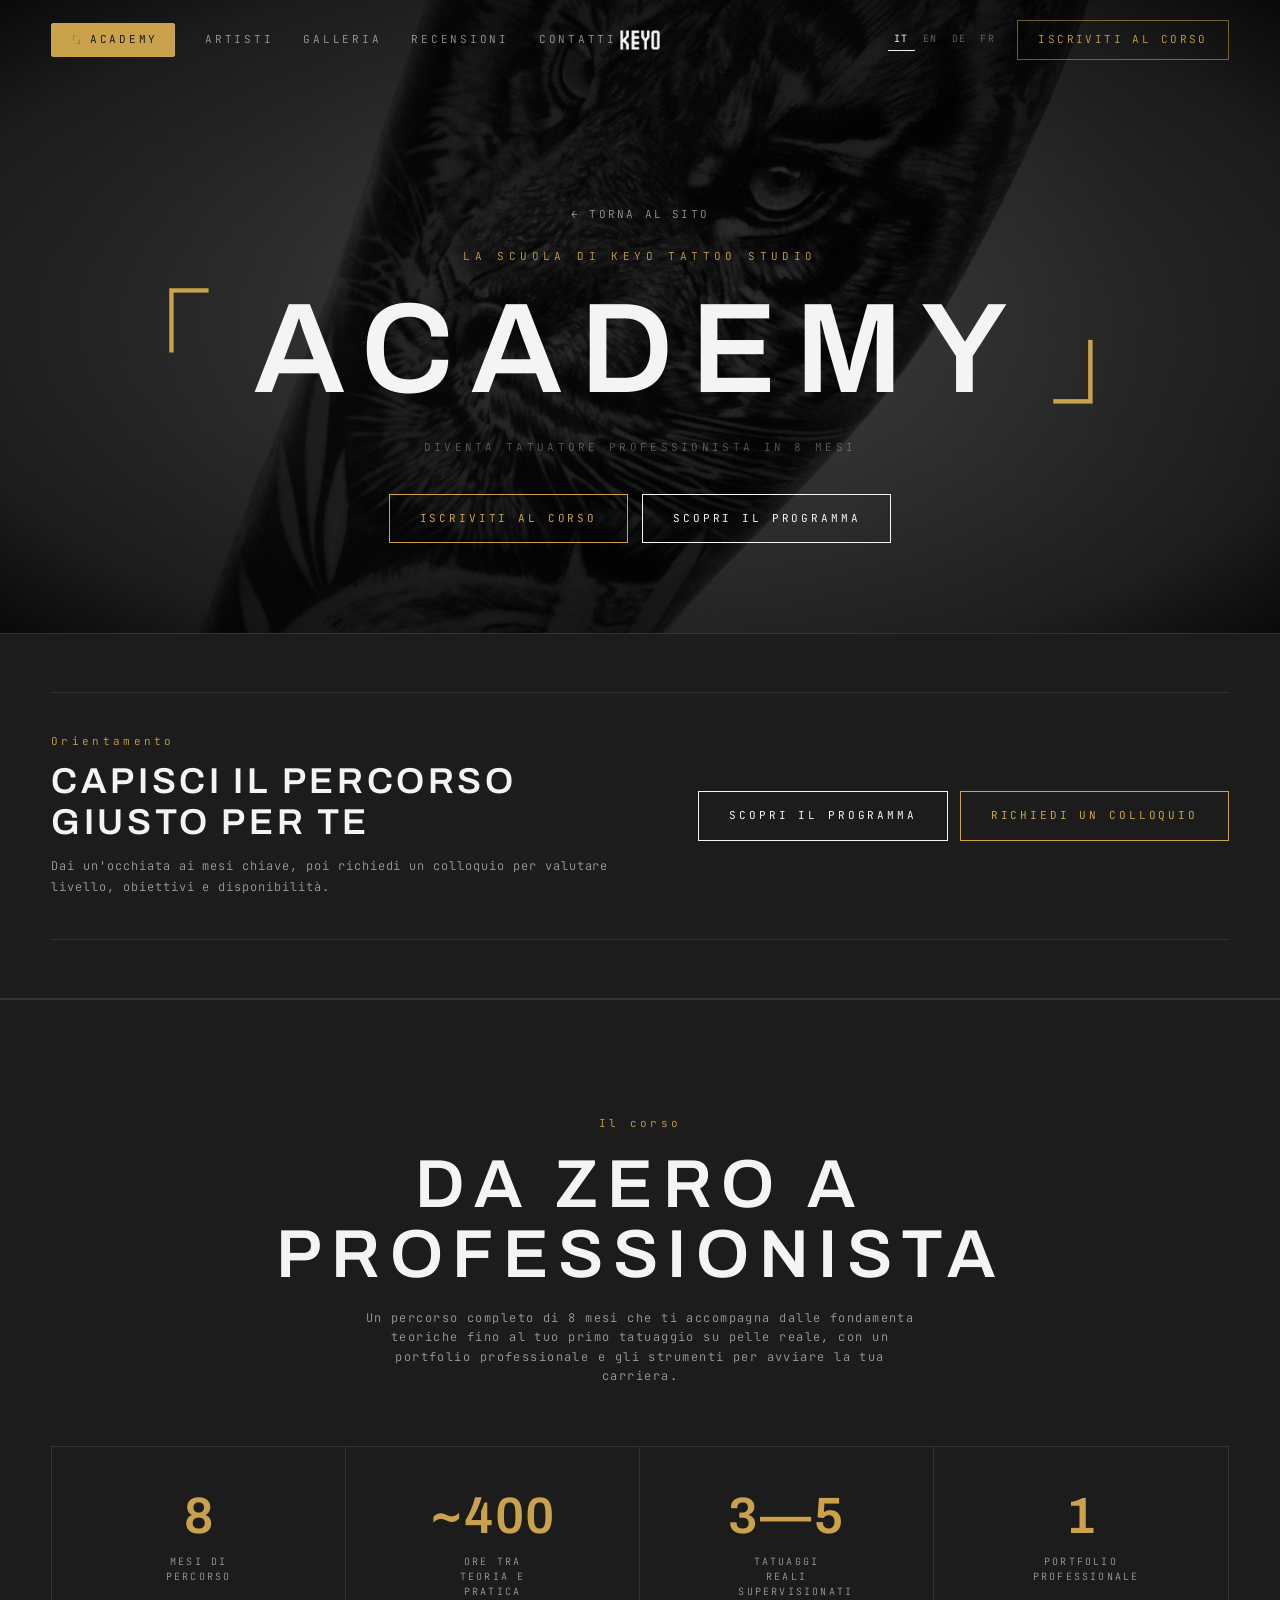
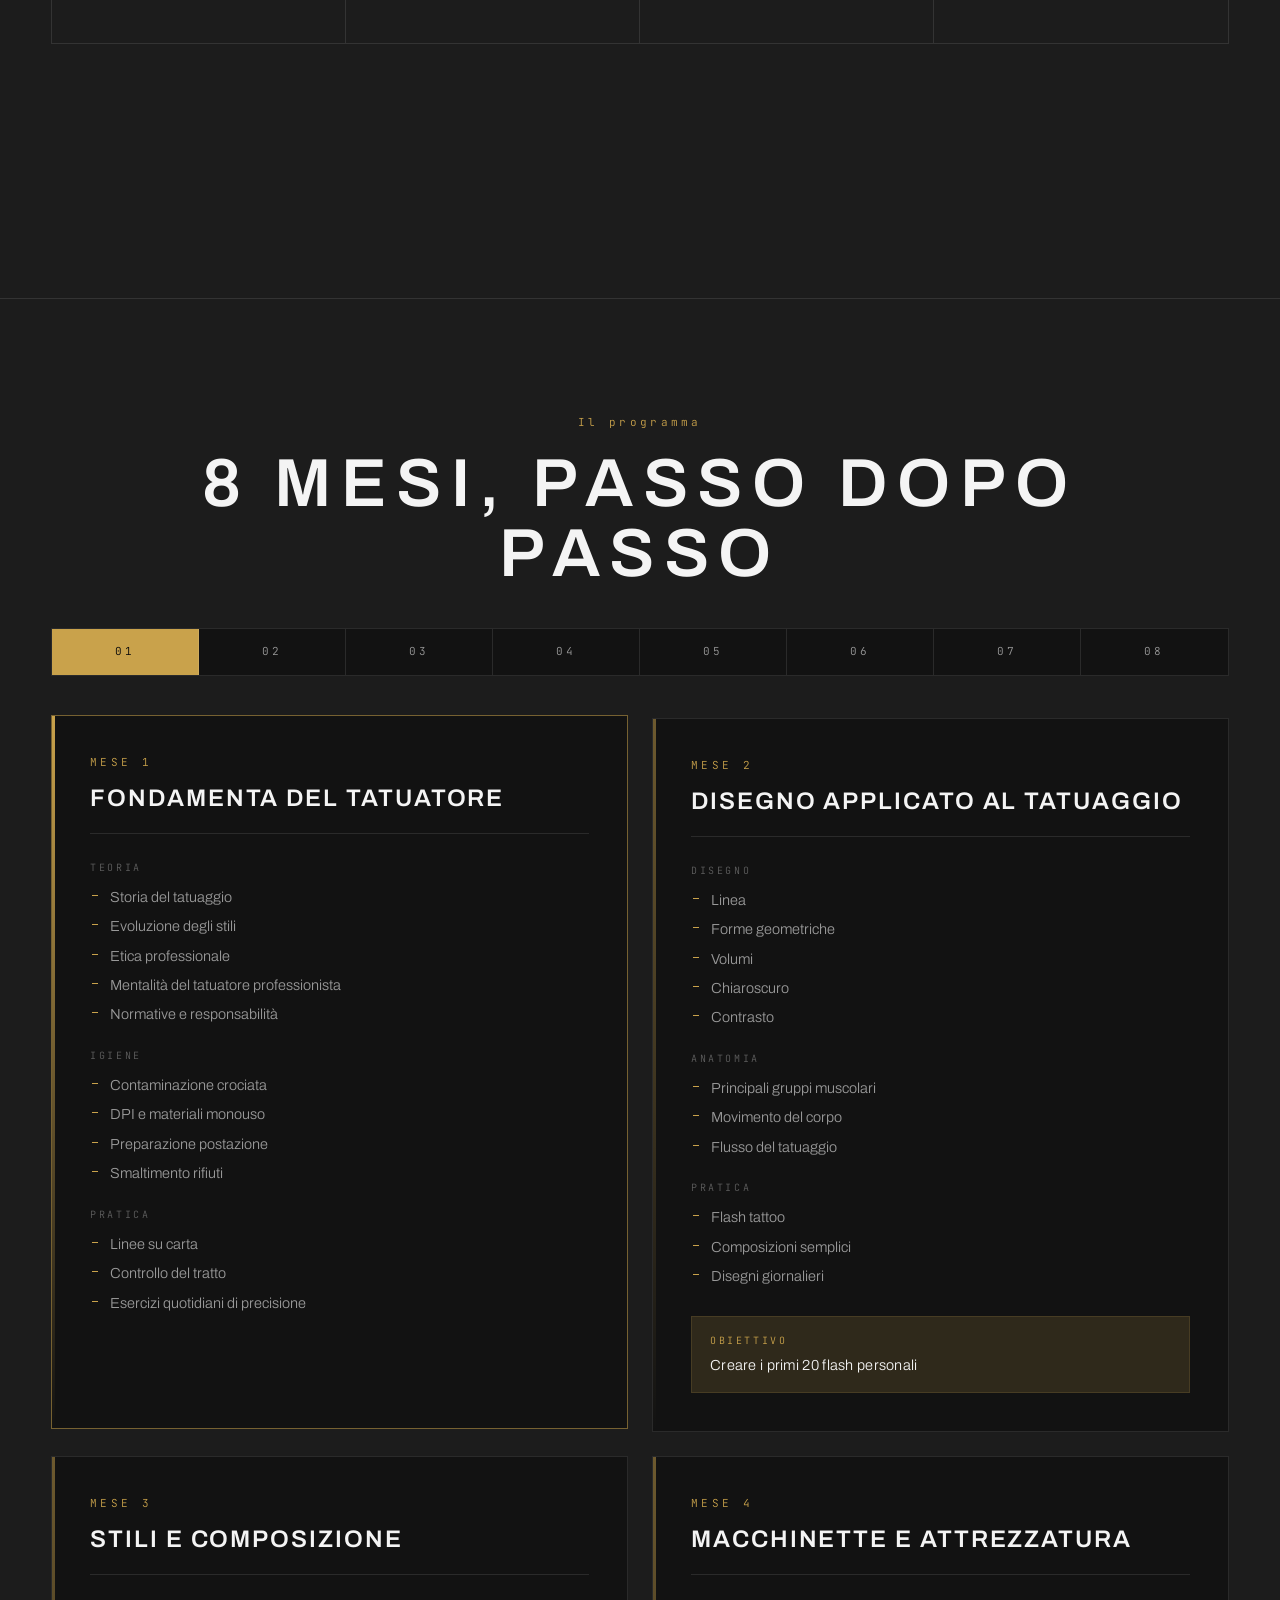
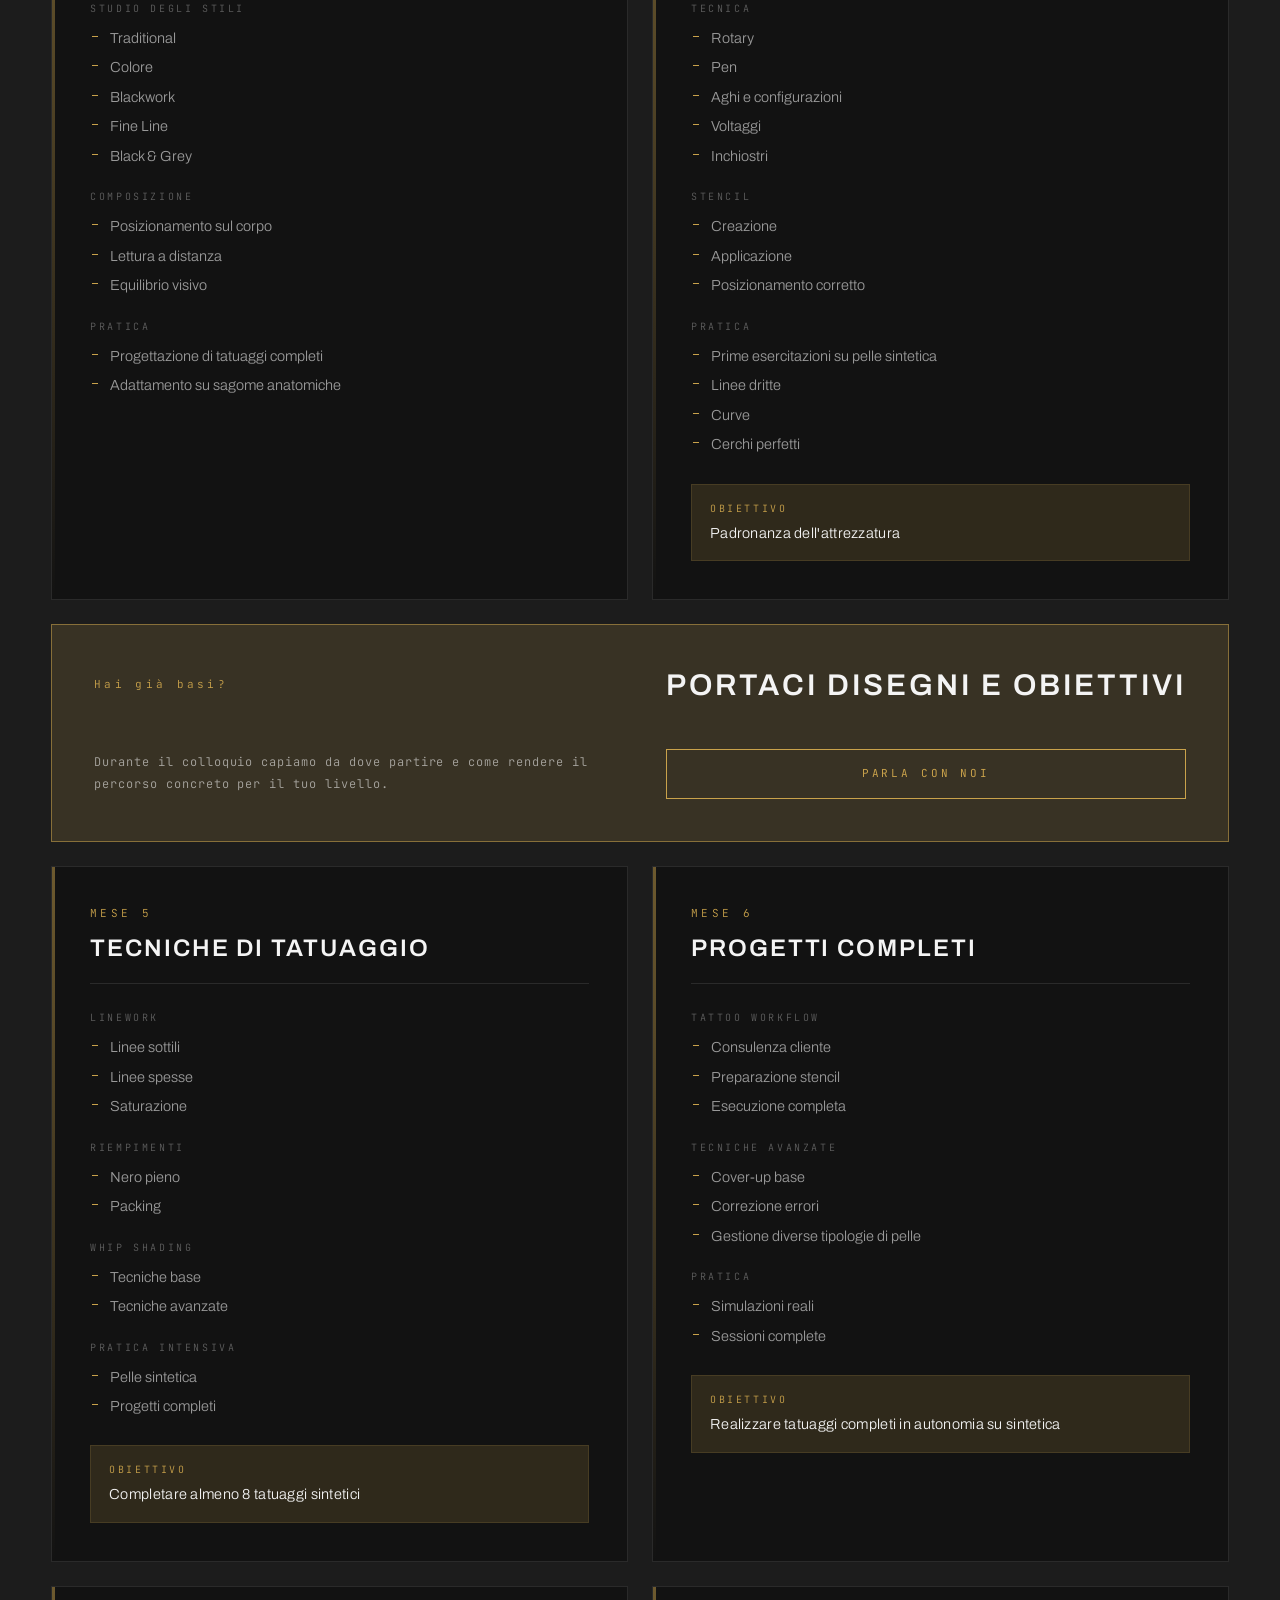
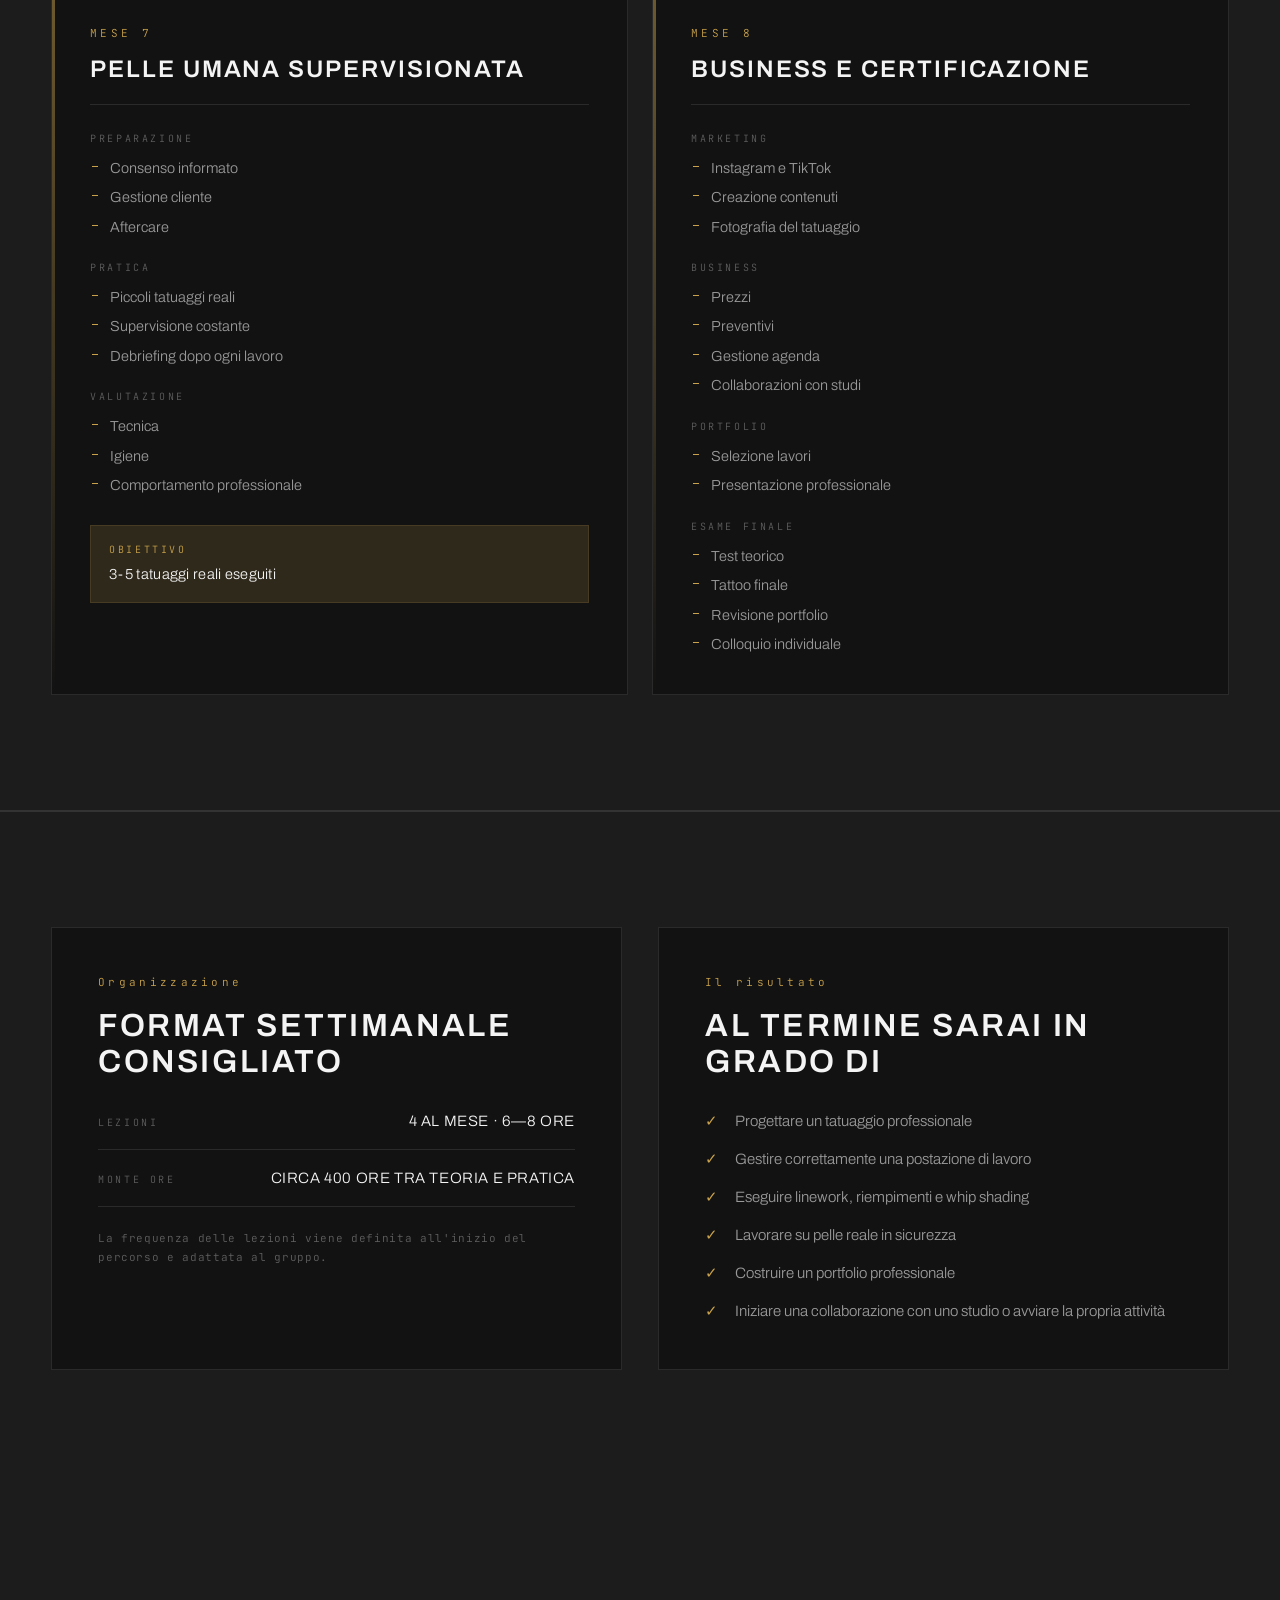
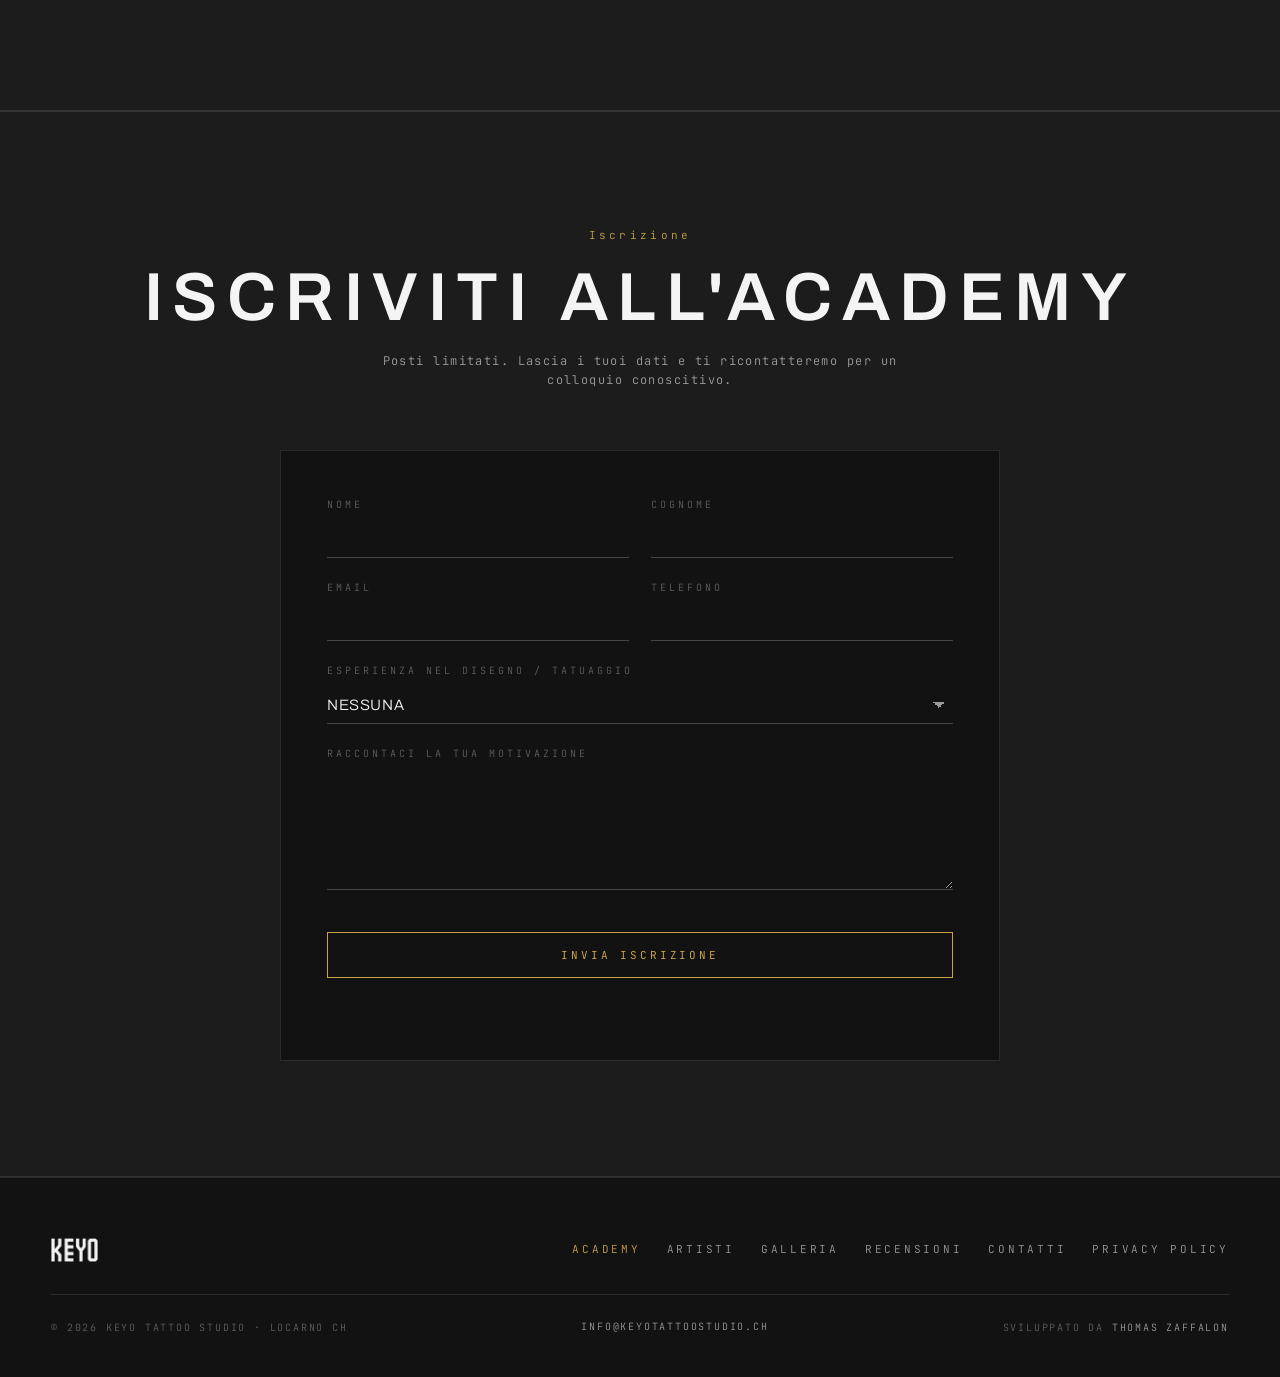
<file: academy.html>
<!DOCTYPE html>
<html lang="it">
<head>
<meta charset="UTF-8" />
<meta name="viewport" content="width=device-width, initial-scale=1.0, viewport-fit=cover" />
<meta name="theme-color" content="#0a0a0a" />
<title>KEYO ACADEMY — SCUOLA DI TATUAGGIO · LOCARNO CH</title>
<meta name="description" content="Keyo Academy — la scuola di tatuaggio di Keyo Tattoo Studio a Locarno. Percorso professionale di 8 mesi, dalla teoria al primo tatuaggio su pelle reale." />
<link rel="canonical" href="https://keyotattoostudio.ch/academy.html" />
<link rel="icon" href="/favicon.ico" sizes="any" />
<link rel="icon" type="image/png" sizes="48x48" href="/img/favicon-48.png" />
<link rel="icon" type="image/png" sizes="96x96" href="/img/favicon-96.png" />
<link rel="icon" type="image/png" sizes="32x32" href="/img/favicon-32.png" />
<link rel="apple-touch-icon" sizes="180x180" href="/img/apple-touch-icon.png" />
<meta property="og:type" content="website" />
<meta property="og:site_name" content="Keyo Tattoo Studio" />
<meta property="og:locale" content="it_CH" />
<meta property="og:title" content="Keyo Academy — Scuola di tatuaggio · Locarno CH" />
<meta property="og:description" content="La scuola di tatuaggio di Keyo Tattoo Studio a Locarno. Percorso professionale di 8 mesi, dalla teoria al primo tatuaggio su pelle reale." />
<meta property="og:url" content="https://keyotattoostudio.ch/academy.html" />
<meta property="og:image" content="https://keyotattoostudio.ch/img/apple-touch-icon.png" />
<meta name="twitter:card" content="summary_large_image" />
<meta name="twitter:title" content="Keyo Academy — Scuola di tatuaggio · Locarno CH" />
<meta name="twitter:description" content="La scuola di tatuaggio di Keyo Tattoo Studio a Locarno. Percorso professionale di 8 mesi." />
<meta name="twitter:image" content="https://keyotattoostudio.ch/img/apple-touch-icon.png" />
<link rel="preconnect" href="https://fonts.googleapis.com" />
<link rel="preconnect" href="https://fonts.gstatic.com" crossorigin />
<link href="https://fonts.googleapis.com/css2?family=Archivo:wght@300;400;500;600;700&family=JetBrains+Mono:wght@300;400&display=swap" rel="stylesheet" />
<link rel="stylesheet" href="css/style.css" />
</head>
<body class="academy">

<header class="nav scrolled" id="nav">
  <button class="nav-toggle" id="navToggle" aria-label="Menu"><span></span><span></span><span></span></button>
  <nav class="nav-links" id="navLinks">
    <a href="academy.html" class="nav-academy active" data-i18n="nav.academy">Academy</a>
    <a href="index.html#artisti" data-i18n="nav.artists">Artisti</a>
    <a href="index.html#galleria" data-i18n="nav.gallery">Galleria</a>
    <!-- <a href="index.html#space" data-i18n="nav.studio">Studio</a> -->
    <a href="index.html#recensioni" data-i18n="nav.reviews">Recensioni</a>
    <a href="index.html#contatti" data-i18n="nav.contact">Contatti</a>
  </nav>
  <a href="index.html" class="nav-logo"><img src="img/logo.png" alt="Keyo" /></a>
  <div class="nav-right">
    <div class="lang-switch" id="langSwitch" aria-label="Language">
      <button type="button" data-lang="it">IT</button>
      <button type="button" data-lang="en">EN</button>
      <button type="button" data-lang="de">DE</button>
      <button type="button" data-lang="fr">FR</button>
    </div>
    <a href="#iscrizione" class="nav-book nav-book--gold" data-i18n="ac.hero.cta1">Iscriviti al corso</a>
  </div>
</header>

<!-- HERO -->
<section class="page-hero page-hero--academy">
  <div class="page-hero-bg" style="background-image:url('img/IMG_3037-2-scaled.jpg')"></div>
  <div class="page-hero-overlay"></div>
  <div class="page-hero-content">
    <a href="index.html" class="back-link" data-i18n="ac.back">← Torna al sito</a>
    <div class="page-hero-role gold" data-i18n="ac.hero.tag">la scuola di keyo tattoo studio</div>
    <h1 class="page-hero-title"><span class="bracket">「</span>ACADEMY<span class="bracket">」</span></h1>
    <div class="page-hero-style" data-i18n="ac.hero.sub">diventa tatuatore professionista in 8 mesi</div>
    <div class="page-hero-cta">
      <a href="#iscrizione" class="btn btn-gold" data-i18n="ac.hero.cta1">Iscriviti al corso</a>
      <a href="#programma" class="btn" data-i18n="ac.hero.cta2">Scopri il programma</a>
    </div>
  </div>
</section>

<div class="ac-floating-cta" aria-label="Academy quick actions">
  <a href="#programma" data-i18n="ac.float.program">Programma</a>
  <a href="#iscrizione" class="ac-floating-primary" data-i18n="ac.float.apply">Candidati</a>
</div>

<!-- QUICK ACTION -->
<section class="solid ac-action-solid">
  <div class="section-inner ac-action-inner">
    <div class="ac-action-strip reveal">
      <div class="ac-action-copy">
        <span class="section-num gold" data-i18n="ac.quick.num">Orientamento</span>
        <h2 class="ac-action-title" data-i18n="ac.quick.title">Capisci il percorso giusto per te</h2>
        <p data-i18n="ac.quick.text">Dai un'occhiata ai mesi chiave, poi richiedi un colloquio per valutare livello, obiettivi e disponibilità.</p>
      </div>
      <div class="ac-action-links">
        <a href="#programma" class="btn" data-i18n="ac.hero.cta2">Scopri il programma</a>
        <a href="#iscrizione" class="btn btn-gold" data-i18n="ac.quick.apply">Richiedi un colloquio</a>
      </div>
    </div>
  </div>
</section>

<!-- OVERVIEW -->
<section class="solid">
  <div class="section-inner">
    <div class="section-head center">
      <span class="section-num gold" data-i18n="ac.intro.num">Il corso</span>
      <h2 class="section-title" data-i18n="ac.intro.title">Da zero a professionista</h2>
      <p class="section-lead" data-i18n="ac.intro.lead">Un percorso completo di 8 mesi che ti accompagna dalle fondamenta teoriche fino al tuo primo tatuaggio su pelle reale, con un portfolio professionale e gli strumenti per avviare la tua carriera.</p>
    </div>
    <div class="ac-stats">
      <div class="ac-stat reveal">
        <span class="ac-stat-num">8</span>
        <span class="ac-stat-label" data-i18n="ac.stat.months">Mesi di percorso</span>
      </div>
      <div class="ac-stat reveal">
        <span class="ac-stat-num">~400</span>
        <span class="ac-stat-label" data-i18n="ac.stat.hours">Ore tra teoria e pratica</span>
      </div>
      <div class="ac-stat reveal">
        <span class="ac-stat-num">3—5</span>
        <span class="ac-stat-label" data-i18n="ac.stat.real">Tatuaggi reali supervisionati</span>
      </div>
      <div class="ac-stat reveal">
        <span class="ac-stat-num">1</span>
        <span class="ac-stat-label" data-i18n="ac.stat.portfolio">Portfolio professionale</span>
      </div>
    </div>
  </div>
</section>

<!-- PROGRAM -->
<section class="solid ac-program-sec" id="programma">
  <div class="section-inner">
    <div class="section-head center">
      <span class="section-num gold" data-i18n="ac.prog.num">Il programma</span>
      <h2 class="section-title" data-i18n="ac.prog.title">8 mesi, passo dopo passo</h2>
    </div>

    <nav class="ac-month-nav reveal" aria-label="Naviga il programma Academy">
      <a href="#mese-1" class="ac-month-link active" data-ac-month-link>01</a>
      <a href="#mese-2" class="ac-month-link" data-ac-month-link>02</a>
      <a href="#mese-3" class="ac-month-link" data-ac-month-link>03</a>
      <a href="#mese-4" class="ac-month-link" data-ac-month-link>04</a>
      <a href="#mese-5" class="ac-month-link" data-ac-month-link>05</a>
      <a href="#mese-6" class="ac-month-link" data-ac-month-link>06</a>
      <a href="#mese-7" class="ac-month-link" data-ac-month-link>07</a>
      <a href="#mese-8" class="ac-month-link" data-ac-month-link>08</a>
    </nav>

    <div class="ac-months">

      <!-- MESE 1 -->
      <article class="ac-month reveal" id="mese-1">
        <div class="ac-month-head">
          <span class="ac-month-num" data-i18n="ac.m1.num">Mese 1</span>
          <h3 class="ac-month-title" data-i18n="ac.m1.title">Fondamenta del tatuatore</h3>
        </div>
        <div class="ac-month-body">
          <div class="ac-block">
            <span class="ac-block-label" data-i18n="ac.cat.teoria">Teoria</span>
            <ul class="ac-list" data-i18n="ac.m1.teoria"><li>Storia del tatuaggio</li><li>Evoluzione degli stili</li><li>Etica professionale</li><li>Mentalità del tatuatore professionista</li><li>Normative e responsabilità</li></ul>
          </div>
          <div class="ac-block">
            <span class="ac-block-label" data-i18n="ac.cat.igiene">Igiene</span>
            <ul class="ac-list" data-i18n="ac.m1.igiene"><li>Contaminazione crociata</li><li>DPI e materiali monouso</li><li>Preparazione postazione</li><li>Smaltimento rifiuti</li></ul>
          </div>
          <div class="ac-block">
            <span class="ac-block-label" data-i18n="ac.cat.pratica">Pratica</span>
            <ul class="ac-list" data-i18n="ac.m1.pratica"><li>Linee su carta</li><li>Controllo del tratto</li><li>Esercizi quotidiani di precisione</li></ul>
          </div>
        </div>
      </article>

      <!-- MESE 2 -->
      <article class="ac-month reveal" id="mese-2">
        <div class="ac-month-head">
          <span class="ac-month-num" data-i18n="ac.m2.num">Mese 2</span>
          <h3 class="ac-month-title" data-i18n="ac.m2.title">Disegno applicato al tatuaggio</h3>
        </div>
        <div class="ac-month-body">
          <div class="ac-block">
            <span class="ac-block-label" data-i18n="ac.cat.disegno">Disegno</span>
            <ul class="ac-list" data-i18n="ac.m2.disegno"><li>Linea</li><li>Forme geometriche</li><li>Volumi</li><li>Chiaroscuro</li><li>Contrasto</li></ul>
          </div>
          <div class="ac-block">
            <span class="ac-block-label" data-i18n="ac.cat.anatomia">Anatomia</span>
            <ul class="ac-list" data-i18n="ac.m2.anatomia"><li>Principali gruppi muscolari</li><li>Movimento del corpo</li><li>Flusso del tatuaggio</li></ul>
          </div>
          <div class="ac-block">
            <span class="ac-block-label" data-i18n="ac.cat.pratica">Pratica</span>
            <ul class="ac-list" data-i18n="ac.m2.pratica"><li>Flash tattoo</li><li>Composizioni semplici</li><li>Disegni giornalieri</li></ul>
          </div>
          <div class="ac-goal"><span class="ac-goal-label" data-i18n="ac.cat.obiettivo">Obiettivo</span><span class="ac-goal-text" data-i18n="ac.m2.goal">Creare i primi 20 flash personali</span></div>
        </div>
      </article>

      <!-- MESE 3 -->
      <article class="ac-month reveal" id="mese-3">
        <div class="ac-month-head">
          <span class="ac-month-num" data-i18n="ac.m3.num">Mese 3</span>
          <h3 class="ac-month-title" data-i18n="ac.m3.title">Stili e composizione</h3>
        </div>
        <div class="ac-month-body">
          <div class="ac-block">
            <span class="ac-block-label" data-i18n="ac.cat.stili">Studio degli stili</span>
            <ul class="ac-list" data-i18n="ac.m3.stili"><li>Traditional</li><li>Colore</li><li>Blackwork</li><li>Fine Line</li><li>Black &amp; Grey</li></ul>
          </div>
          <div class="ac-block">
            <span class="ac-block-label" data-i18n="ac.cat.composizione">Composizione</span>
            <ul class="ac-list" data-i18n="ac.m3.composizione"><li>Posizionamento sul corpo</li><li>Lettura a distanza</li><li>Equilibrio visivo</li></ul>
          </div>
          <div class="ac-block">
            <span class="ac-block-label" data-i18n="ac.cat.pratica">Pratica</span>
            <ul class="ac-list" data-i18n="ac.m3.pratica"><li>Progettazione di tatuaggi completi</li><li>Adattamento su sagome anatomiche</li></ul>
          </div>
        </div>
      </article>

      <!-- MESE 4 -->
      <article class="ac-month reveal" id="mese-4">
        <div class="ac-month-head">
          <span class="ac-month-num" data-i18n="ac.m4.num">Mese 4</span>
          <h3 class="ac-month-title" data-i18n="ac.m4.title">Macchinette e attrezzatura</h3>
        </div>
        <div class="ac-month-body">
          <div class="ac-block">
            <span class="ac-block-label" data-i18n="ac.cat.tecnica">Tecnica</span>
            <ul class="ac-list" data-i18n="ac.m4.tecnica"><li>Rotary</li><li>Pen</li><li>Aghi e configurazioni</li><li>Voltaggi</li><li>Inchiostri</li></ul>
          </div>
          <div class="ac-block">
            <span class="ac-block-label" data-i18n="ac.cat.stencil">Stencil</span>
            <ul class="ac-list" data-i18n="ac.m4.stencil"><li>Creazione</li><li>Applicazione</li><li>Posizionamento corretto</li></ul>
          </div>
          <div class="ac-block">
            <span class="ac-block-label" data-i18n="ac.cat.pratica">Pratica</span>
            <ul class="ac-list" data-i18n="ac.m4.pratica"><li>Prime esercitazioni su pelle sintetica</li><li>Linee dritte</li><li>Curve</li><li>Cerchi perfetti</li></ul>
          </div>
          <div class="ac-goal"><span class="ac-goal-label" data-i18n="ac.cat.obiettivo">Obiettivo</span><span class="ac-goal-text" data-i18n="ac.m4.goal">Padronanza dell'attrezzatura</span></div>
        </div>
      </article>

      <div class="ac-program-cta reveal">
        <span class="section-num gold" data-i18n="ac.mid.num">Hai già basi?</span>
        <h3 data-i18n="ac.mid.title">Portaci disegni e obiettivi</h3>
        <p data-i18n="ac.mid.text">Durante il colloquio capiamo da dove partire e come rendere il percorso concreto per il tuo livello.</p>
        <a href="#iscrizione" class="btn btn-gold" data-i18n="ac.mid.cta">Parla con noi</a>
      </div>

      <!-- MESE 5 -->
      <article class="ac-month reveal" id="mese-5">
        <div class="ac-month-head">
          <span class="ac-month-num" data-i18n="ac.m5.num">Mese 5</span>
          <h3 class="ac-month-title" data-i18n="ac.m5.title">Tecniche di tatuaggio</h3>
        </div>
        <div class="ac-month-body">
          <div class="ac-block">
            <span class="ac-block-label" data-i18n="ac.cat.linework">Linework</span>
            <ul class="ac-list" data-i18n="ac.m5.linework"><li>Linee sottili</li><li>Linee spesse</li><li>Saturazione</li></ul>
          </div>
          <div class="ac-block">
            <span class="ac-block-label" data-i18n="ac.cat.riempimenti">Riempimenti</span>
            <ul class="ac-list" data-i18n="ac.m5.riempimenti"><li>Nero pieno</li><li>Packing</li></ul>
          </div>
          <div class="ac-block">
            <span class="ac-block-label" data-i18n="ac.cat.whip">Whip Shading</span>
            <ul class="ac-list" data-i18n="ac.m5.whip"><li>Tecniche base</li><li>Tecniche avanzate</li></ul>
          </div>
          <div class="ac-block">
            <span class="ac-block-label" data-i18n="ac.cat.praticaint">Pratica intensiva</span>
            <ul class="ac-list" data-i18n="ac.m5.pratica"><li>Pelle sintetica</li><li>Progetti completi</li></ul>
          </div>
          <div class="ac-goal"><span class="ac-goal-label" data-i18n="ac.cat.obiettivo">Obiettivo</span><span class="ac-goal-text" data-i18n="ac.m5.goal">Completare almeno 8 tatuaggi sintetici</span></div>
        </div>
      </article>

      <!-- MESE 6 -->
      <article class="ac-month reveal" id="mese-6">
        <div class="ac-month-head">
          <span class="ac-month-num" data-i18n="ac.m6.num">Mese 6</span>
          <h3 class="ac-month-title" data-i18n="ac.m6.title">Progetti completi</h3>
        </div>
        <div class="ac-month-body">
          <div class="ac-block">
            <span class="ac-block-label" data-i18n="ac.cat.workflow">Tattoo Workflow</span>
            <ul class="ac-list" data-i18n="ac.m6.workflow"><li>Consulenza cliente</li><li>Preparazione stencil</li><li>Esecuzione completa</li></ul>
          </div>
          <div class="ac-block">
            <span class="ac-block-label" data-i18n="ac.cat.avanzate">Tecniche avanzate</span>
            <ul class="ac-list" data-i18n="ac.m6.avanzate"><li>Cover-up base</li><li>Correzione errori</li><li>Gestione diverse tipologie di pelle</li></ul>
          </div>
          <div class="ac-block">
            <span class="ac-block-label" data-i18n="ac.cat.pratica">Pratica</span>
            <ul class="ac-list" data-i18n="ac.m6.pratica"><li>Simulazioni reali</li><li>Sessioni complete</li></ul>
          </div>
          <div class="ac-goal"><span class="ac-goal-label" data-i18n="ac.cat.obiettivo">Obiettivo</span><span class="ac-goal-text" data-i18n="ac.m6.goal">Realizzare tatuaggi completi in autonomia su sintetica</span></div>
        </div>
      </article>

      <!-- MESE 7 -->
      <article class="ac-month reveal" id="mese-7">
        <div class="ac-month-head">
          <span class="ac-month-num" data-i18n="ac.m7.num">Mese 7</span>
          <h3 class="ac-month-title" data-i18n="ac.m7.title">Pelle umana supervisionata</h3>
        </div>
        <div class="ac-month-body">
          <div class="ac-block">
            <span class="ac-block-label" data-i18n="ac.cat.preparazione">Preparazione</span>
            <ul class="ac-list" data-i18n="ac.m7.preparazione"><li>Consenso informato</li><li>Gestione cliente</li><li>Aftercare</li></ul>
          </div>
          <div class="ac-block">
            <span class="ac-block-label" data-i18n="ac.cat.pratica">Pratica</span>
            <ul class="ac-list" data-i18n="ac.m7.pratica"><li>Piccoli tatuaggi reali</li><li>Supervisione costante</li><li>Debriefing dopo ogni lavoro</li></ul>
          </div>
          <div class="ac-block">
            <span class="ac-block-label" data-i18n="ac.cat.valutazione">Valutazione</span>
            <ul class="ac-list" data-i18n="ac.m7.valutazione"><li>Tecnica</li><li>Igiene</li><li>Comportamento professionale</li></ul>
          </div>
          <div class="ac-goal"><span class="ac-goal-label" data-i18n="ac.cat.obiettivo">Obiettivo</span><span class="ac-goal-text" data-i18n="ac.m7.goal">3-5 tatuaggi reali eseguiti</span></div>
        </div>
      </article>

      <!-- MESE 8 -->
      <article class="ac-month reveal" id="mese-8">
        <div class="ac-month-head">
          <span class="ac-month-num" data-i18n="ac.m8.num">Mese 8</span>
          <h3 class="ac-month-title" data-i18n="ac.m8.title">Business e certificazione</h3>
        </div>
        <div class="ac-month-body">
          <div class="ac-block">
            <span class="ac-block-label" data-i18n="ac.cat.marketing">Marketing</span>
            <ul class="ac-list" data-i18n="ac.m8.marketing"><li>Instagram e TikTok</li><li>Creazione contenuti</li><li>Fotografia del tatuaggio</li></ul>
          </div>
          <div class="ac-block">
            <span class="ac-block-label" data-i18n="ac.cat.business">Business</span>
            <ul class="ac-list" data-i18n="ac.m8.business"><li>Prezzi</li><li>Preventivi</li><li>Gestione agenda</li><li>Collaborazioni con studi</li></ul>
          </div>
          <div class="ac-block">
            <span class="ac-block-label" data-i18n="ac.cat.portfolio">Portfolio</span>
            <ul class="ac-list" data-i18n="ac.m8.portfolio"><li>Selezione lavori</li><li>Presentazione professionale</li></ul>
          </div>
          <div class="ac-block">
            <span class="ac-block-label" data-i18n="ac.cat.esame">Esame finale</span>
            <ul class="ac-list" data-i18n="ac.m8.esame"><li>Test teorico</li><li>Tattoo finale</li><li>Revisione portfolio</li><li>Colloquio individuale</li></ul>
          </div>
        </div>
      </article>

    </div>
  </div>
</section>

<!-- FORMAT + RESULT -->
<section class="solid">
  <div class="section-inner">
    <div class="ac-info-grid">
      <div class="ac-info-card reveal">
        <span class="section-num gold" data-i18n="ac.format.num">Organizzazione</span>
        <h2 class="ac-info-title" data-i18n="ac.format.title">Format settimanale consigliato</h2>
        <div class="ac-info-rows">
          <div class="ac-info-row">
            <span class="ac-info-label" data-i18n="ac.format.lessons.label">Lezioni</span>
            <span class="ac-info-val" data-i18n="ac.format.lessons.val">4 al mese · 6—8 ore</span>
          </div>
          <div class="ac-info-row">
            <span class="ac-info-label" data-i18n="ac.format.hours.label">Monte ore</span>
            <span class="ac-info-val" data-i18n="ac.format.hours.val">Circa 400 ore tra teoria e pratica</span>
          </div>
        </div>
        <p class="ac-info-note" data-i18n="ac.format.note">La frequenza delle lezioni viene definita all'inizio del percorso e adattata al gruppo.</p>
      </div>

      <div class="ac-info-card reveal">
        <span class="section-num gold" data-i18n="ac.result.num">Il risultato</span>
        <h2 class="ac-info-title" data-i18n="ac.result.title">Al termine sarai in grado di</h2>
        <ul class="ac-result-list" data-i18n="ac.result.list"><li>Progettare un tatuaggio professionale</li><li>Gestire correttamente una postazione di lavoro</li><li>Eseguire linework, riempimenti e whip shading</li><li>Lavorare su pelle reale in sicurezza</li><li>Costruire un portfolio professionale</li><li>Iniziare una collaborazione con uno studio o avviare la propria attività</li></ul>
      </div>
    </div>
  </div>
</section>

<!-- ENROLLMENT -->
<section class="solid" id="iscrizione">
  <div class="section-inner">
    <div class="section-head center">
      <span class="section-num gold" data-i18n="ac.enroll.num">Iscrizione</span>
      <h2 class="section-title" data-i18n="ac.enroll.title">Iscriviti all'Academy</h2>
      <p class="section-lead" data-i18n="ac.enroll.lead">Posti limitati. Lascia i tuoi dati e ti ricontatteremo per un colloquio conoscitivo.</p>
    </div>

    <form class="contact-form ac-form reveal" id="contactForm" action="https://formspree.io/f/mgojnoed" method="POST">
      <input type="hidden" name="_subject" value="Nuova iscrizione — Keyo Academy" />
      <input type="hidden" name="form" value="Keyo Academy" />
      <div class="ac-form-row">
        <div class="field">
          <label for="cf-name" data-i18n="form.name">Nome</label>
          <input type="text" id="cf-name" name="nome" required />
        </div>
        <div class="field">
          <label for="cf-lastname" data-i18n="ac.form.lastname">Cognome</label>
          <input type="text" id="cf-lastname" name="cognome" required />
        </div>
      </div>
      <div class="ac-form-row">
        <div class="field">
          <label for="cf-email" data-i18n="form.email">Email</label>
          <input type="email" id="cf-email" name="email" required />
        </div>
        <div class="field">
          <label for="cf-phone" data-i18n="ac.form.phone">Telefono</label>
          <input type="tel" id="cf-phone" name="telefono" required />
        </div>
      </div>
      <div class="field">
        <label for="cf-exp" data-i18n="ac.form.experience">Esperienza nel disegno / tatuaggio</label>
        <select id="cf-exp" name="esperienza">
          <option data-i18n="ac.form.exp.none">Nessuna</option>
          <option data-i18n="ac.form.exp.basic">Base</option>
          <option data-i18n="ac.form.exp.inter">Intermedia</option>
          <option data-i18n="ac.form.exp.advanced">Avanzata</option>
        </select>
      </div>
      <div class="field">
        <label for="cf-msg" data-i18n="ac.form.motivation">Raccontaci la tua motivazione</label>
        <textarea id="cf-msg" name="messaggio" rows="5" required></textarea>
      </div>
      <button type="submit" class="btn btn-gold" id="cfSubmit" data-i18n="ac.form.submit">Invia iscrizione</button>
      <div class="form-status" id="formStatus" role="status" aria-live="polite"></div>
    </form>
  </div>
</section>

<!-- Footer -->
<footer class="footer">
  <div class="footer-top">
    <a href="index.html" class="footer-brand"><img src="img/logo.png" alt="Keyo" /></a>
    <nav class="footer-nav">
      <a href="academy.html" class="footer-academy" data-i18n="nav.academy">Academy</a>
      <a href="index.html#artisti" data-i18n="nav.artists">Artisti</a>
      <a href="index.html#galleria" data-i18n="nav.gallery">Galleria</a>
      <!-- <a href="index.html#space" data-i18n="nav.studio">Studio</a> -->
      <a href="index.html#recensioni" data-i18n="nav.reviews">Recensioni</a>
      <a href="index.html#contatti" data-i18n="nav.contact">Contatti</a>
      <a href="privacy.html" data-i18n="footer.privacy">Privacy Policy</a>
    </nav>
  </div>
  <div class="footer-bottom">
    <span>© <span id="year"></span> Keyo Tattoo Studio · Locarno CH</span>
    <a href="mailto:info@keyotattoostudio.ch" class="footer-email">info@keyotattoostudio.ch</a>
    <span class="footer-credit"><span data-i18n="footer.credit">Sviluppato da</span> <a href="https://www.tommyzaffa.com" target="_blank" rel="noopener">Thomas Zaffalon</a></span>
  </div>
</footer>

<script src="js/main.js"></script>
</body>
</html>
</file>
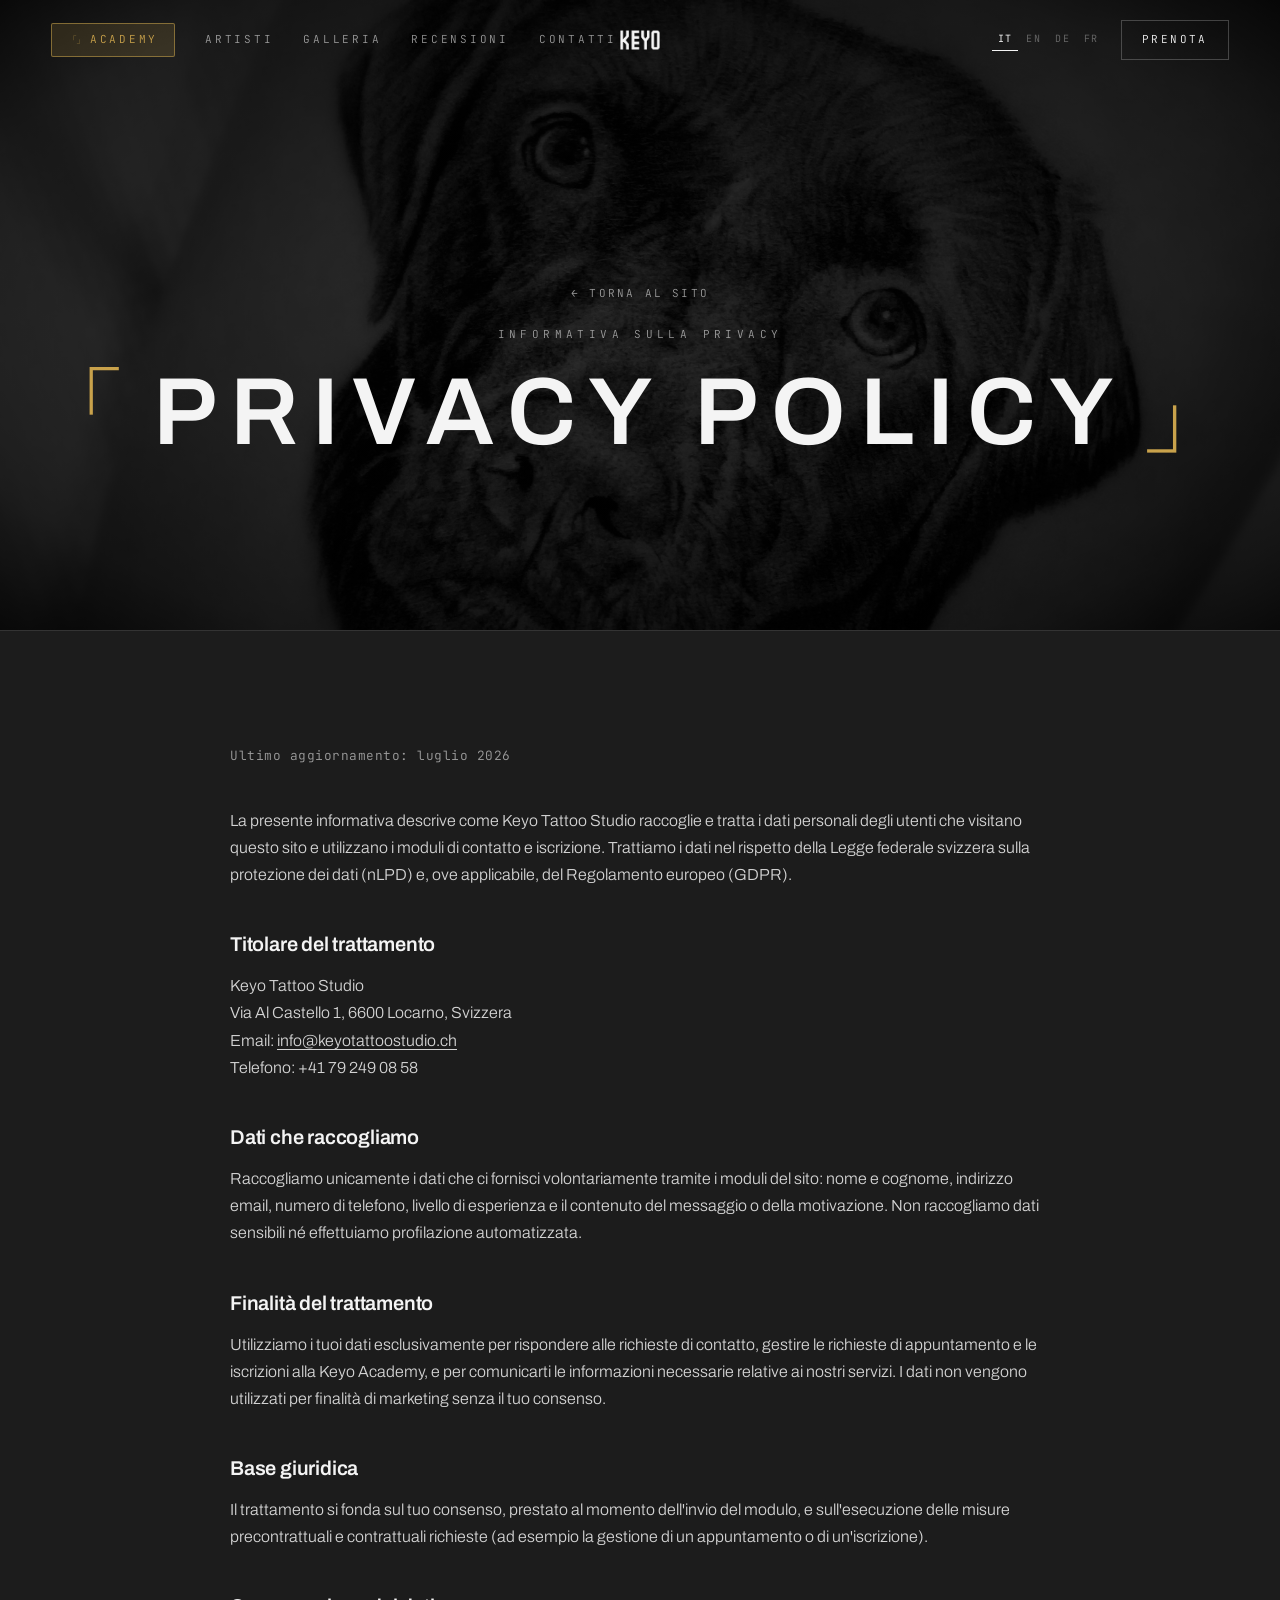
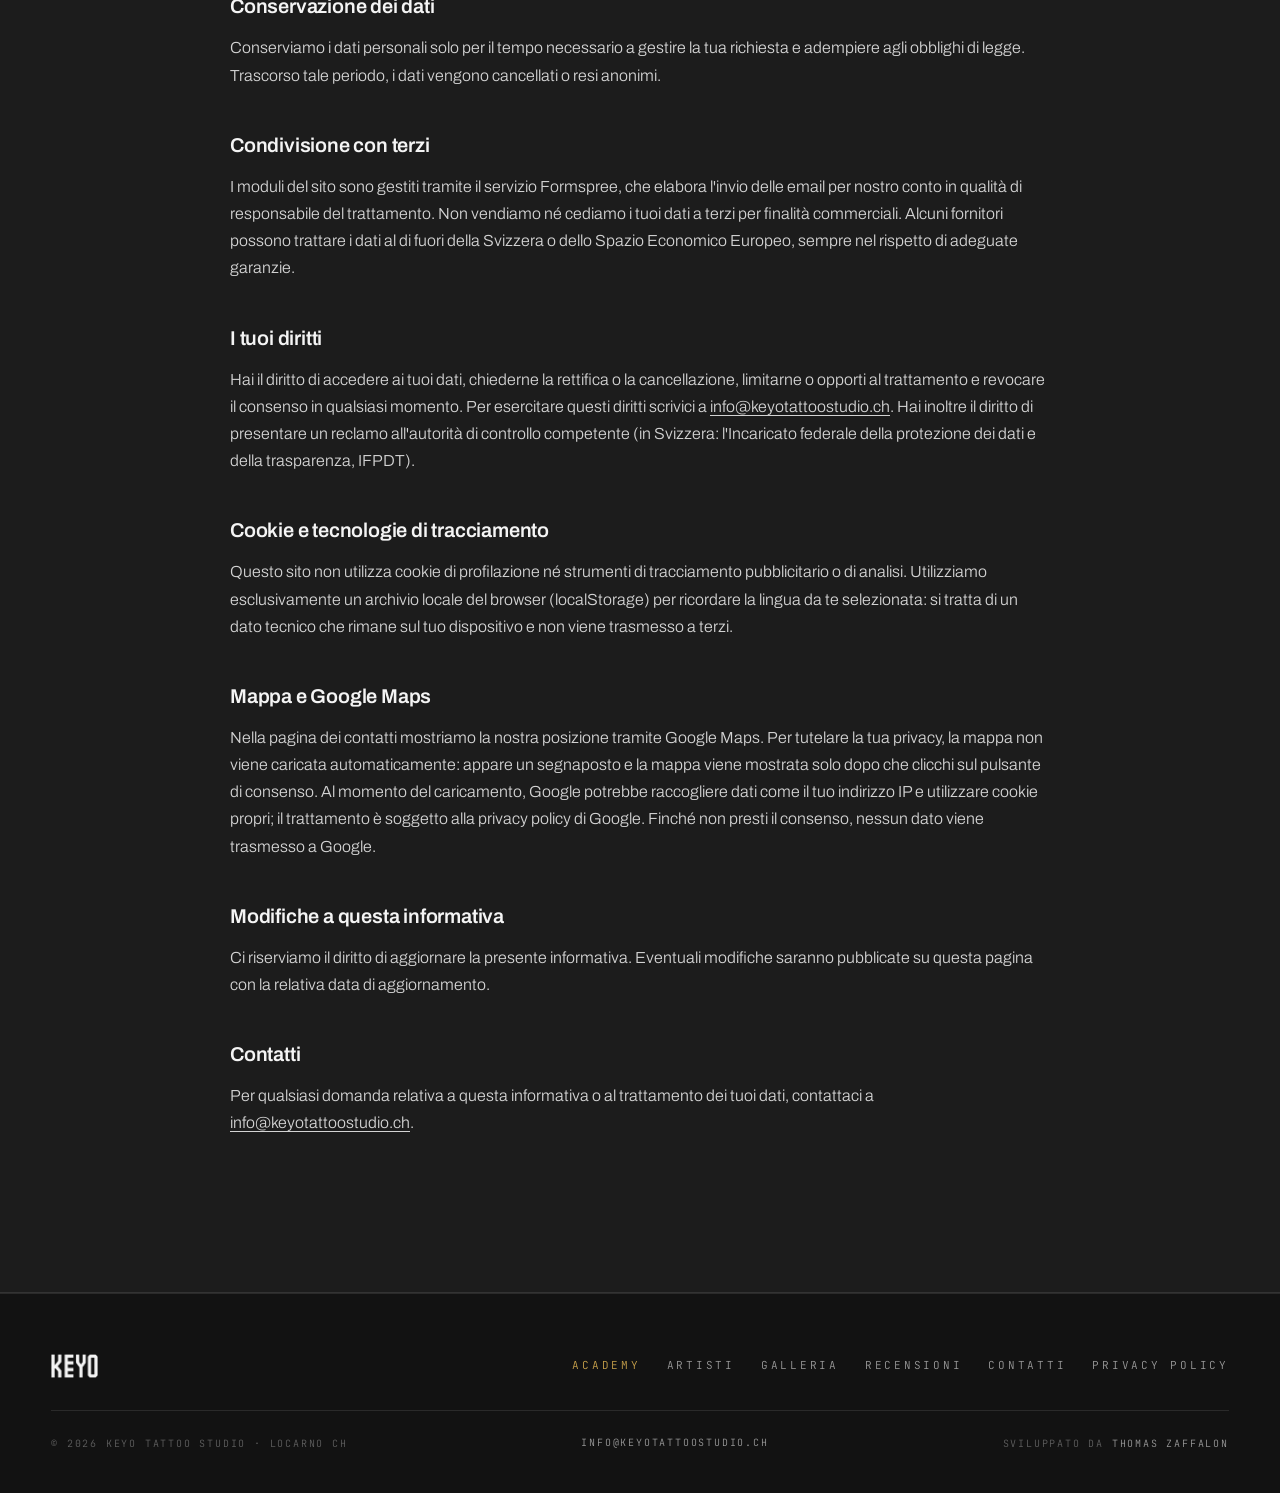
<file: privacy.html>
<!DOCTYPE html>
<html lang="it">
<head>
<meta charset="UTF-8" />
<meta name="viewport" content="width=device-width, initial-scale=1.0, viewport-fit=cover" />
<meta name="theme-color" content="#0a0a0a" />
<title>Privacy Policy — KEYO TATTOO STUDIO · LOCARNO CH</title>
<meta name="description" content="Informativa sulla privacy di Keyo Tattoo Studio — come raccogliamo e trattiamo i dati personali degli utenti del sito." />
<meta name="robots" content="index, follow" />
<link rel="canonical" href="https://keyotattoostudio.ch/privacy.html" />
<link rel="icon" href="/favicon.ico" sizes="any" />
<link rel="icon" type="image/png" sizes="48x48" href="/img/favicon-48.png" />
<link rel="icon" type="image/png" sizes="96x96" href="/img/favicon-96.png" />
<link rel="icon" type="image/png" sizes="32x32" href="/img/favicon-32.png" />
<link rel="apple-touch-icon" sizes="180x180" href="/img/apple-touch-icon.png" />
<meta property="og:type" content="website" />
<meta property="og:site_name" content="Keyo Tattoo Studio" />
<meta property="og:locale" content="it_CH" />
<meta property="og:title" content="Privacy Policy — Keyo Tattoo Studio" />
<meta property="og:description" content="Informativa sulla privacy di Keyo Tattoo Studio." />
<meta property="og:url" content="https://keyotattoostudio.ch/privacy.html" />
<meta property="og:image" content="https://keyotattoostudio.ch/img/IMG_3037-2-scaled.jpg" />
<link rel="preconnect" href="https://fonts.googleapis.com" />
<link rel="preconnect" href="https://fonts.gstatic.com" crossorigin />
<link href="https://fonts.googleapis.com/css2?family=Archivo:wght@300;400;500;600;700&family=JetBrains+Mono:wght@300;400&display=swap" rel="stylesheet" />
<link rel="stylesheet" href="css/style.css" />
<style>
  .legal { max-width: 820px; margin: 0 auto; }
  .legal-updated { font-family: "JetBrains Mono", monospace; font-size: .8rem; letter-spacing: .04em; opacity: .6; margin-bottom: 2.5rem; }
  .legal-block { margin-bottom: 2.5rem; }
  .legal-block h2 { font-size: 1.25rem; font-weight: 600; margin-bottom: .75rem; letter-spacing: -.01em; }
  .legal-block p { line-height: 1.7; opacity: .85; }
  .legal-block a { text-decoration: underline; text-underline-offset: 3px; }
</style>
</head>
<body>

<header class="nav scrolled" id="nav">
  <button class="nav-toggle" id="navToggle" aria-label="Menu"><span></span><span></span><span></span></button>
  <nav class="nav-links" id="navLinks">
    <a href="academy.html" class="nav-academy" data-i18n="nav.academy">Academy</a>
    <a href="index.html#artisti" data-i18n="nav.artists">Artisti</a>
    <a href="index.html#galleria" data-i18n="nav.gallery">Galleria</a>
    <!-- <a href="index.html#space" data-i18n="nav.studio">Studio</a> -->
    <a href="index.html#recensioni" data-i18n="nav.reviews">Recensioni</a>
    <a href="index.html#contatti" data-i18n="nav.contact">Contatti</a>
  </nav>
  <a href="index.html" class="nav-logo"><img src="img/logo.png" alt="Keyo" /></a>
  <div class="nav-right">
    <div class="lang-switch" id="langSwitch" aria-label="Language">
      <button type="button" data-lang="it">IT</button>
      <button type="button" data-lang="en">EN</button>
      <button type="button" data-lang="de">DE</button>
      <button type="button" data-lang="fr">FR</button>
    </div>
    <a href="index.html#contatti" class="nav-book" data-i18n="nav.book">Prenota</a>
  </div>
</header>

<section class="page-hero page-hero--academy">
  <div class="page-hero-bg" style="background-image:url('img/IMG_3053-scaled.jpg')"></div>
  <div class="page-hero-overlay"></div>
  <div class="page-hero-content">
    <a href="index.html" class="back-link" data-i18n="pp.back">← Torna al sito</a>
    <div class="page-hero-role" data-i18n="pp.tag">informativa sulla privacy</div>
    <h1 class="page-hero-title"><span class="bracket">「</span><span data-i18n="pp.title">Privacy Policy</span><span class="bracket">」</span></h1>
  </div>
</section>

<section class="solid">
  <div class="section-inner">
    <div class="legal">
      <p class="legal-updated" data-i18n="pp.updated">Ultimo aggiornamento: luglio 2026</p>

      <div class="legal-block reveal">
        <p data-i18n="pp.intro.text">La presente informativa descrive come Keyo Tattoo Studio raccoglie e tratta i dati personali degli utenti che visitano questo sito e utilizzano i moduli di contatto e iscrizione.</p>
      </div>

      <div class="legal-block reveal">
        <h2 data-i18n="pp.controller.title">Titolare del trattamento</h2>
        <p data-i18n="pp.controller.text">Keyo Tattoo Studio, Via Al Castello 1, 6600 Locarno.</p>
      </div>

      <div class="legal-block reveal">
        <h2 data-i18n="pp.data.title">Dati che raccogliamo</h2>
        <p data-i18n="pp.data.text">Raccogliamo unicamente i dati che ci fornisci volontariamente tramite i moduli del sito.</p>
      </div>

      <div class="legal-block reveal">
        <h2 data-i18n="pp.purpose.title">Finalità del trattamento</h2>
        <p data-i18n="pp.purpose.text">Utilizziamo i tuoi dati esclusivamente per rispondere alle richieste di contatto e gestire iscrizioni e appuntamenti.</p>
      </div>

      <div class="legal-block reveal">
        <h2 data-i18n="pp.legal.title">Base giuridica</h2>
        <p data-i18n="pp.legal.text">Il trattamento si fonda sul tuo consenso e sull'esecuzione delle misure richieste.</p>
      </div>

      <div class="legal-block reveal">
        <h2 data-i18n="pp.retention.title">Conservazione dei dati</h2>
        <p data-i18n="pp.retention.text">Conserviamo i dati solo per il tempo necessario a gestire la tua richiesta.</p>
      </div>

      <div class="legal-block reveal">
        <h2 data-i18n="pp.sharing.title">Condivisione con terzi</h2>
        <p data-i18n="pp.sharing.text">I moduli del sito sono gestiti tramite il servizio Formspree.</p>
      </div>

      <div class="legal-block reveal">
        <h2 data-i18n="pp.rights.title">I tuoi diritti</h2>
        <p data-i18n="pp.rights.text">Hai il diritto di accedere ai tuoi dati, chiederne la rettifica o la cancellazione e revocare il consenso.</p>
      </div>

      <div class="legal-block reveal">
        <h2 data-i18n="pp.cookies.title">Cookie e tecnologie di tracciamento</h2>
        <p data-i18n="pp.cookies.text">Questo sito non utilizza cookie di profilazione né strumenti di tracciamento.</p>
      </div>

      <div class="legal-block reveal">
        <h2 data-i18n="pp.maps.title">Mappa e Google Maps</h2>
        <p data-i18n="pp.maps.text">La mappa di Google non viene caricata finché non presti il consenso tramite l'apposito pulsante.</p>
      </div>

      <div class="legal-block reveal">
        <h2 data-i18n="pp.changes.title">Modifiche a questa informativa</h2>
        <p data-i18n="pp.changes.text">Ci riserviamo il diritto di aggiornare la presente informativa.</p>
      </div>

      <div class="legal-block reveal">
        <h2 data-i18n="pp.contact.title">Contatti</h2>
        <p data-i18n="pp.contact.text">Per qualsiasi domanda contattaci a info@keyotattoostudio.ch.</p>
      </div>
    </div>
  </div>
</section>

<!-- Footer -->
<footer class="footer">
  <div class="footer-top">
    <a href="index.html" class="footer-brand"><img src="img/logo.png" alt="Keyo" /></a>
    <nav class="footer-nav">
      <a href="academy.html" class="footer-academy" data-i18n="nav.academy">Academy</a>
      <a href="index.html#artisti" data-i18n="nav.artists">Artisti</a>
      <a href="index.html#galleria" data-i18n="nav.gallery">Galleria</a>
      <!-- <a href="index.html#space" data-i18n="nav.studio">Studio</a> -->
      <a href="index.html#recensioni" data-i18n="nav.reviews">Recensioni</a>
      <a href="index.html#contatti" data-i18n="nav.contact">Contatti</a>
      <a href="privacy.html" data-i18n="footer.privacy">Privacy Policy</a>
    </nav>
  </div>
  <div class="footer-bottom">
    <span>© <span id="year"></span> Keyo Tattoo Studio · Locarno CH</span>
    <a href="mailto:info@keyotattoostudio.ch" class="footer-email">info@keyotattoostudio.ch</a>
    <span class="footer-credit"><span data-i18n="footer.credit">Sviluppato da</span> <a href="https://www.tommyzaffa.com" target="_blank" rel="noopener">Thomas Zaffalon</a></span>
  </div>
</footer>

<script src="js/main.js"></script>
</body>
</html>
</file>
<file: css/style.css>
/* =========================================
   KEYO Tattoo Studio — keyo 2
   Bang Bang minimal × Keyo identity
   ========================================= */

:root {
  --bg: #0a0a0a;
  --bg-2: #121212;
  --bg-3: #181818;
  --grey: #1c1c1c;
  --line: rgba(255, 255, 255, 0.10);
  --line-strong: rgba(255, 255, 255, 0.22);
  --text: #f4f4f4;
  --text-dim: rgba(244, 244, 244, 0.60);
  --text-faint: rgba(244, 244, 244, 0.34);
  --gold: #c9a24b;
  --gold-soft: rgba(201, 162, 75, 0.55);
  --gold-faint: rgba(201, 162, 75, 0.16);
  --sans: "Archivo", -apple-system, BlinkMacSystemFont, "Helvetica Neue", Arial, sans-serif;
  --mono: "JetBrains Mono", ui-monospace, monospace;
  --maxw: 1340px;
  --pad: clamp(20px, 4vw, 64px);
  --ease: cubic-bezier(.22, .61, .36, 1);
}

* { box-sizing: border-box; margin: 0; padding: 0; }

html { scrollbar-width: none; -ms-overflow-style: none; }
html::-webkit-scrollbar { width: 0; height: 0; display: none; }

body {
  font-family: var(--sans);
  background: var(--bg);
  color: var(--text);
  font-weight: 300;
  font-size: 16px;
  line-height: 1.6;
  -webkit-font-smoothing: antialiased;
  -moz-osx-font-smoothing: grayscale;
  overflow-x: hidden;
  scrollbar-width: none;
}
body::-webkit-scrollbar { width: 0; height: 0; display: none; }

body.no-scroll { overflow: hidden; height: 100vh; touch-action: none; }
html.no-scroll { overflow: hidden; }

img { max-width: 100%; display: block; }
a { color: inherit; text-decoration: none; transition: opacity .3s var(--ease), color .3s var(--ease); }
a:hover { opacity: .65; }
button { font-family: inherit; cursor: pointer; border: none; background: none; color: inherit; }
::selection { background: rgba(255, 255, 255, .16); }

/* Global uppercase voice (per client request) */
.upper { text-transform: uppercase; }

/* ========== Loader ========== */
.loader {
  position: fixed; inset: 0; z-index: 999;
  background: var(--bg);
  display: flex; flex-direction: column; align-items: center; justify-content: center;
  gap: 34px;
  transition: opacity .9s var(--ease), visibility .9s var(--ease);
  overflow: hidden;
}
.loader.hide { opacity: 0; visibility: hidden; }
.loader-meta {
  display: flex; align-items: center; gap: 14px;
  font-family: var(--mono);
  font-size: 10px; letter-spacing: .5em; text-transform: uppercase;
  color: var(--text-faint);
  opacity: 0;
  animation: metaIn 1s var(--ease) 1.3s forwards;
}
.loader-meta-bottom .lm-dot { opacity: .5; }
@keyframes metaIn { from { opacity: 0; transform: translateY(8px); } to { opacity: 1; transform: translateY(0); } }

.loader-inner {
  display: flex; align-items: center; justify-content: center;
}
.loader-logo {
  height: clamp(46px, 8vw, 88px);
  width: auto;
  opacity: 0;
  transform: translateY(14px);
  filter: blur(8px);
  animation: logoIn .9s var(--ease) .5s forwards;
}
@keyframes logoIn {
  from { opacity: 0; transform: translateY(14px); filter: blur(8px); }
  to { opacity: 1; transform: translateY(0); filter: blur(0); }
}
.loader-line { width: 0; height: 1px; background: var(--text-dim); animation: lineDraw 1s var(--ease) 1.1s forwards; position: relative; }
.loader-line span { position: absolute; top: -1px; left: 0; height: 3px; width: 30px; background: var(--text); opacity: 0; animation: lineDot 1.4s var(--ease) 1.6s infinite; }
@keyframes lineDraw { from { width: 0; } to { width: 220px; } }
@keyframes lineDot { 0% { opacity: 0; left: 0; } 20% { opacity: 1; } 80% { opacity: 1; } 100% { opacity: 0; left: 190px; } }
.loader.hide .loader-inner, .loader.hide .loader-meta, .loader.hide .loader-line {
  opacity: 0; transform: translateY(-8px);
  transition: opacity .5s var(--ease), transform .6s var(--ease);
}

/* ========== Side vertical rotating text ========== */
.side-text {
  position: fixed; z-index: 50;
  font-family: var(--mono);
  font-weight: 300;
  font-size: 10px;
  letter-spacing: .25em;
  text-transform: uppercase;
  color: var(--text-dim);
  writing-mode: vertical-rl;
  text-align: center;
  pointer-events: none;
  mix-blend-mode: difference;
}
.side-left { left: 22px; top: 30%; transform: translateY(-50%) rotate(180deg); }
.side-right { right: 22px; top: 50%; transform: translateY(-50%); }
.side-bottom-left { left: 22px; top: 76%; transform: translateY(-50%) rotate(180deg); }
.phrase-stack { position: relative; display: inline-block; text-align: center; }
.phrase-stack .phrase {
  position: absolute; top: 0; left: 50%;
  transform: translateX(-50%);
  white-space: nowrap;
  opacity: 0; filter: blur(6px);
  letter-spacing: .42em;
  transition: opacity 1.1s var(--ease), filter 1.1s var(--ease), letter-spacing 1.4s var(--ease);
}
.phrase-stack .phrase.active {
  position: relative; left: auto; transform: none;
  opacity: 1; filter: blur(0); letter-spacing: .25em;
}
@media (max-width: 768px) {
  .side-text { font-size: 8px; }
  .side-left { left: 4px; } .side-right { right: 4px; } .side-bottom-left { left: 4px; }
}

/* ========== Nav ========== */
.nav {
  position: fixed; top: 0; left: 0; right: 0; z-index: 100;
  display: grid; grid-template-columns: 1fr auto 1fr; align-items: center;
  padding: 20px var(--pad);
  transition: padding .3s var(--ease);
}
.nav::before {
  content: ""; position: absolute; inset: 0;
  background: rgba(10, 10, 10, .85);
  backdrop-filter: blur(14px); -webkit-backdrop-filter: blur(14px);
  border-bottom: 1px solid var(--line);
  opacity: 0; transition: opacity .4s var(--ease); pointer-events: none; z-index: -1;
}
.nav.scrolled::before { opacity: 1; }
.nav.scrolled { padding: 13px var(--pad); }

.nav-logo {
  grid-column: 2;
  justify-self: center;
  display: inline-flex; align-items: center;
  line-height: 1;
}
.nav-logo img { height: 20px; width: auto; display: block; }

.nav-links {
  grid-column: 1; justify-self: start;
  display: flex; align-items: center; gap: 30px;
}
.nav-links a {
  font-family: var(--mono);
  font-size: 11px; letter-spacing: .25em; text-transform: uppercase;
  color: var(--text-dim); font-weight: 300; position: relative;
}
.nav-links a:hover { color: var(--text); opacity: 1; }
.nav-links a::after {
  content: ""; position: absolute; left: 0; bottom: -6px; width: 0; height: 1px;
  background: var(--text); transition: width .35s var(--ease);
}
.nav-links a:hover::after { width: 100%; }

.nav-right { grid-column: 3; justify-self: end; display: flex; align-items: center; gap: 16px; }

/* Language switcher */
.lang-switch { display: inline-flex; align-items: center; gap: 2px; }
.lang-switch button {
  font-family: var(--mono); font-size: 10px; letter-spacing: .14em; text-transform: uppercase;
  color: var(--text-faint); padding: 6px 6px; line-height: 1;
  border-bottom: 1px solid transparent;
  transition: color .3s var(--ease), border-color .3s var(--ease);
}
.lang-switch button:hover { color: var(--text); }
.lang-switch button.active { color: var(--text); border-bottom-color: var(--text); }
.nav-book {
  font-family: var(--mono);
  font-size: 11px; letter-spacing: .22em; text-transform: uppercase;
  padding: 10px 20px; border: 1px solid var(--line-strong); color: var(--text);
  transition: border-color .3s var(--ease), background .3s var(--ease), color .3s var(--ease);
}
.nav-book:hover { border-color: var(--text); background: var(--text); color: var(--bg); opacity: 1; }

.nav-toggle { display: none; width: 28px; height: 20px; position: relative; grid-column: 1; justify-self: start; }
.nav-toggle span { position: absolute; left: 0; right: 0; height: 1px; background: var(--text); transition: transform .3s var(--ease), opacity .3s var(--ease), top .3s var(--ease); }
.nav-toggle span:nth-child(1) { top: 3px; }
.nav-toggle span:nth-child(2) { top: 10px; }
.nav-toggle span:nth-child(3) { top: 17px; }
.nav-toggle.open span:nth-child(1) { top: 10px; transform: rotate(45deg); }
.nav-toggle.open span:nth-child(2) { opacity: 0; }
.nav-toggle.open span:nth-child(3) { top: 10px; transform: rotate(-45deg); }

@media (max-width: 920px) {
  .nav-links {
    position: fixed; top: 0; right: 0; bottom: 0; width: min(360px, 82vw);
    background: var(--bg-2); border-left: 1px solid var(--line);
    flex-direction: column; justify-content: center; align-items: flex-start;
    padding: 100px 42px; gap: 26px;
    transform: translateX(100%); transition: transform .5s var(--ease); z-index: 105;
  }
  .nav-links.open { transform: translateX(0); }
  .nav-links a { font-size: 13px; }
  .nav-toggle { display: block; z-index: 110; }
  .nav-book { display: none; }
}

/* ========== Media band (the "video" slots) ========== */
/* Each scene wraps a band + its following solid. The band stays pinned
   (sticky) while its solid scrolls up to cover it; because the next scene
   paints over the previous one, the next video rises up over the old
   content, pins at the top, and is then covered by its own solid. */
/* Every band is pinned at top:0 from the start (sticky over the whole <main>),
   sitting BEHIND the solids (lower z-index). A solid scrolls up to cover its
   band, then scrolls off to UNCOVER the next band which is already fixed at the
   top — and that next band then gets covered by its own solid, and so on. */
.band {
  position: sticky; top: 0; z-index: 1;
  height: 100vh; min-height: 560px;
  width: 100%; overflow: hidden;
  display: flex; align-items: center; justify-content: center;
  /* Opaque backing so the band behind is never seen through during the
     slide crossfade (when both photos are momentarily semi-transparent). */
  background-color: var(--bg);
}
/* Pull every band (except the hero) up by one viewport so it PINS at top:0
   one screen earlier — exactly when the previous solid begins to lift off it.
   The band is therefore already fixed at the top and gets uncovered in place
   (bottom→top) instead of sliding up. The +100vh margin-bottom compensates so
   the band's own solid keeps its original position and still covers it after. */
main > .band:not(:first-of-type) {
  margin-top: -100vh;
  margin-bottom: 100vh;
}
.band-slider { position: absolute; inset: 0; }
.band-slide {
  position: absolute; inset: 0;
  background-size: cover; background-position: center; background-repeat: no-repeat;
  opacity: 0; transform: scale(1.06);
  transition: opacity 1.8s var(--ease), transform 7s linear;
  filter: grayscale(55%) brightness(.62);
}
.band-slide.active { opacity: 1; transform: scale(1.13); }
.band-overlay {
  position: absolute; inset: 0;
  background:
    radial-gradient(ellipse at center, rgba(0,0,0,.28) 0%, rgba(0,0,0,.55) 72%, rgba(0,0,0,.72) 100%),
    linear-gradient(180deg, rgba(0,0,0,.45) 0%, rgba(0,0,0,.5) 100%);
}
.band-content { position: relative; z-index: 2; text-align: center; padding: 0 var(--pad); }
.band-title {
  font-weight: 600;
  font-size: clamp(40px, 9vw, 132px);
  line-height: 1; letter-spacing: .22em; text-transform: uppercase;
  display: flex; align-items: center; gap: .18em; justify-content: center;
  flex-wrap: nowrap; white-space: nowrap; max-width: 100%;
}
.band-title .bracket { color: var(--text-faint); font-weight: 300; }
.band-sub {
  margin-top: 22px;
  font-family: var(--mono);
  font-size: 11px; letter-spacing: .4em; text-transform: uppercase; color: var(--text-dim);
}

/* HERO band variant */
.band--hero .band-content { max-width: 1000px; animation: heroFade 1.4s var(--ease) .3s both; }
@keyframes heroFade { from { opacity: 0; transform: translateY(20px); } to { opacity: 1; transform: translateY(0); } }
.hero-tag { font-family: var(--mono); font-size: 10px; letter-spacing: .55em; text-transform: uppercase; color: var(--text-dim); margin-bottom: 28px; }
.hero-title {
  display: flex; justify-content: center; align-items: center; margin-bottom: 30px;
}
.hero-title img { height: clamp(64px, 16vw, 180px); width: auto; display: block; }
.hero-meta {
  font-family: var(--mono);
  font-size: 11px; letter-spacing: .35em; text-transform: uppercase; color: var(--text-faint);
  margin-bottom: 42px; display: flex; justify-content: center; flex-wrap: wrap; gap: 14px;
}
.hero-meta .dot { opacity: .5; }
.hero-cta { display: flex; gap: 14px; justify-content: center; flex-wrap: wrap; }

.scroll-hint {
  position: absolute; bottom: 30px; left: 50%; transform: translateX(-50%); z-index: 2;
  display: flex; flex-direction: column; align-items: center; gap: 12px;
  font-family: var(--mono); font-size: 9px; letter-spacing: .4em; text-transform: uppercase; color: var(--text-faint);
}
.scroll-line { width: 1px; height: 48px; background: linear-gradient(to bottom, transparent, var(--text-dim)); animation: scrollPulse 2s var(--ease) infinite; transform-origin: top; }
@keyframes scrollPulse { 0% { transform: scaleY(0); } 50% { transform: scaleY(1); } 100% { transform: scaleY(0); transform-origin: bottom; } }

/* ========== Solid sections (cover the bands) ========== */
/* Solids always use grey (never pure black) and cover the pinned band above */
.solid {
  position: relative; z-index: 10;
  min-height: 100vh;
  background: var(--grey);
  border-top: 1px solid var(--line);
  border-bottom: 1px solid var(--line);
}
.solid.grey { background: var(--grey); }
.section-inner { max-width: var(--maxw); margin: 0 auto; padding: clamp(64px, 9vw, 120px) var(--pad); }

.section-head { margin-bottom: clamp(36px, 5vw, 60px); }
.section-head.center { text-align: center; }
.section-num { font-family: var(--mono); font-size: 11px; letter-spacing: .3em; color: var(--text-faint); display: block; margin-bottom: 18px; }
.section-title {
  font-weight: 600;
  font-size: clamp(30px, 5.4vw, 68px);
  line-height: 1.02; letter-spacing: .14em; text-transform: uppercase;
}
.section-title .bracket { color: var(--text-faint); font-weight: 300; }
.section-lead { margin-top: 20px; font-family: var(--mono); font-size: 12px; letter-spacing: .12em; color: var(--text-dim); max-width: 560px; }
.section-head.center .section-lead { margin-left: auto; margin-right: auto; }

/* ========== Buttons (bang-bang bordered) ========== */
.btn {
  display: inline-flex; align-items: center; justify-content: center;
  padding: 15px 30px;
  font-family: var(--mono);
  font-size: 11px; letter-spacing: .26em; text-transform: uppercase; font-weight: 400;
  border: 1px solid var(--text); background: transparent; color: var(--text);
  transition: all .35s var(--ease); cursor: pointer;
}
.btn:hover { background: var(--text); color: var(--bg); opacity: 1; }
.btn-solid { background: var(--text); color: var(--bg); }
.btn-solid:hover { background: transparent; color: var(--text); }
.btn-ghost { border-color: var(--line-strong); color: var(--text-dim); }
.btn-ghost:hover { border-color: var(--text); background: transparent; color: var(--text); }
.btn-underline { border: none; padding: 6px 2px; border-bottom: 1px solid var(--line-strong); }
.btn-underline:hover { background: transparent; color: var(--text); border-bottom-color: var(--text); }

/* ========== BOOK block ========== */
.book-block { text-align: center; }
.book-block .section-title { margin: 0 auto 26px; max-width: 16ch; }
.book-block .book-lead { font-family: var(--mono); font-size: 12px; letter-spacing: .14em; color: var(--text-dim); max-width: 540px; margin: 0 auto 40px; line-height: 1.9; }
.book-cta { display: flex; gap: 14px; justify-content: center; flex-wrap: wrap; margin-bottom: 56px; }
.book-facts {
  display: grid; grid-template-columns: repeat(3, 1fr);
  border-top: 1px solid var(--line);
}
.book-fact { padding: 30px 20px; border-bottom: 1px solid var(--line); border-right: 1px solid var(--line); }
.book-fact:last-child { border-right: none; }
.book-fact .bf-label { font-family: var(--mono); font-size: 10px; letter-spacing: .3em; text-transform: uppercase; color: var(--text-faint); display: block; margin-bottom: 12px; }
.book-fact .bf-value { font-size: 15px; letter-spacing: .1em; text-transform: uppercase; line-height: 1.5; color: var(--text); overflow-wrap: anywhere; }
.book-fact .bf-value a { border-bottom: 1px solid transparent; padding-bottom: 1px; }
.book-fact .bf-value a:hover { border-bottom-color: var(--text); opacity: 1; }
@media (max-width: 720px) {
  .book-facts { grid-template-columns: 1fr; }
  .book-fact { border-right: none; }
}

/* ========== Artists ========== */
.artists-grid { display: grid; grid-template-columns: repeat(3, 1fr); gap: clamp(16px, 2vw, 28px); max-width: 900px; margin: 0 auto; align-items: stretch; }
.artist-card { display: flex; flex-direction: column; text-align: center; height: 100%; }
.artist-img { aspect-ratio: 4/5; overflow: hidden; background: var(--bg-2); border: 1px solid var(--line); }
.artist-img img { width: 100%; height: 100%; object-fit: cover; filter: grayscale(100%); transition: transform .8s var(--ease), filter .6s var(--ease); }
.artist-card:hover .artist-img img { transform: scale(1.05); filter: grayscale(40%); }
.artist-name { font-weight: 600; font-size: 19px; letter-spacing: .14em; text-transform: uppercase; margin: 22px 0 8px; }
.artist-role { font-family: var(--mono); font-size: 10px; letter-spacing: .28em; text-transform: uppercase; color: var(--text-faint); }
.artist-style { font-family: var(--mono); font-size: 10px; letter-spacing: .2em; text-transform: uppercase; color: var(--text-dim); margin-top: 10px; line-height: 1.7; }
.artist-ig { font-family: var(--mono); font-size: 11px; letter-spacing: .14em; color: var(--text-dim); margin-top: 12px; margin-bottom: 20px; border-bottom: 1px solid transparent; padding-bottom: 2px; display: inline-block; }
.artist-ig:hover { color: var(--text); border-bottom-color: var(--text); opacity: 1; }
.artist-card .btn { margin-top: auto; width: 100%; padding: 13px 0; }
@media (max-width: 900px) { .artists-grid { grid-template-columns: repeat(2, 1fr); } }
@media (max-width: 520px) { .artists-grid { grid-template-columns: 1fr; max-width: 360px; margin: 0 auto; } }

/* ========== Gallery + Lightbox ========== */
.gallery { display: grid; grid-template-columns: repeat(4, 1fr); grid-auto-rows: 260px; grid-auto-flow: dense; gap: 12px; }
.g-item { overflow: hidden; position: relative; cursor: zoom-in; background: var(--bg-2); }
.g-item img { width: 100%; height: 100%; object-fit: cover; transition: transform .9s var(--ease), filter .5s var(--ease); filter: grayscale(100%); }
.g-item:hover img { transform: scale(1.06); filter: grayscale(0); }
.g-item::after {
  content: "+"; position: absolute; top: 50%; left: 50%;
  transform: translate(-50%, -50%) scale(.8);
  width: 48px; height: 48px; display: flex; align-items: center; justify-content: center;
  border: 1px solid var(--text); border-radius: 50%; color: var(--text);
  font-weight: 200; font-size: 22px; background: rgba(0,0,0,.4);
  opacity: 0; transition: opacity .4s var(--ease), transform .4s var(--ease);
}
.g-item:hover::after { opacity: 1; transform: translate(-50%, -50%) scale(1); }
.g-item:nth-child(1) { grid-column: span 2; grid-row: span 2; }
.g-item:nth-child(6) { grid-row: span 2; }
.g-item:nth-child(9) { grid-column: span 2; }
@media (max-width: 1024px) {
  .gallery { grid-template-columns: repeat(3, 1fr); grid-auto-rows: 220px; }
  .g-item:nth-child(1), .g-item:nth-child(6), .g-item:nth-child(9) { grid-column: auto; grid-row: auto; }
  .g-item:nth-child(1) { grid-column: span 2; grid-row: span 2; }
}
@media (max-width: 700px) {
  .gallery { grid-template-columns: repeat(2, 1fr); grid-auto-rows: 180px; gap: 8px; }
  .g-item:nth-child(1) { grid-column: span 2; grid-row: span 1; }
}

.lightbox {
  position: fixed; inset: 0; background: rgba(0,0,0,.96); z-index: 200;
  display: flex; align-items: center; justify-content: center;
  opacity: 0; visibility: hidden; transition: opacity .35s var(--ease), visibility .35s var(--ease); padding: 60px;
}
.lightbox.open { opacity: 1; visibility: visible; }
.lightbox img { max-width: 100%; max-height: 100%; object-fit: contain; box-shadow: 0 20px 60px rgba(0,0,0,.6); }
.lb-close, .lb-prev, .lb-next {
  position: absolute; width: 50px; height: 50px;
  display: flex; align-items: center; justify-content: center; font-size: 28px;
  color: var(--text); border: 1px solid var(--line-strong); border-radius: 50%;
  background: rgba(0,0,0,.4); transition: all .3s var(--ease); font-weight: 200;
}
.lb-close:hover, .lb-prev:hover, .lb-next:hover { border-color: var(--text); background: rgba(255,255,255,.08); }
.lb-close { top: 24px; right: 24px; font-size: 24px; }
.lb-prev { left: 24px; top: 50%; transform: translateY(-50%); }
.lb-next { right: 24px; top: 50%; transform: translateY(-50%); }
@media (max-width: 600px) { .lightbox { padding: 20px; } .lb-prev, .lb-next { width: 40px; height: 40px; } }

/* ========== Space (studio) ========== */
.space-grid { display: grid; grid-template-columns: repeat(2, 1fr); gap: 12px; }
.space-grid .g-item:first-child { grid-column: span 2; aspect-ratio: 21/9; }
.space-grid .g-item { aspect-ratio: 4/3; }
@media (max-width: 700px) { .space-grid { grid-template-columns: 1fr; } .space-grid .g-item:first-child { grid-column: auto; aspect-ratio: 4/3; } }

/* ========== Reviews ========== */
.reviews-summary {
  display: flex; align-items: center; justify-content: space-between; flex-wrap: wrap; gap: 24px;
  padding: 26px 28px; border: 1px solid var(--line); background: var(--bg-2); margin-bottom: 36px;
}
.reviews-rating { display: flex; align-items: center; gap: 18px; flex-wrap: wrap; }
.rating-num { font-weight: 600; font-size: 40px; line-height: 1; letter-spacing: .04em; }
.rating-stars { font-size: 18px; letter-spacing: .15em; }
.rating-meta { font-family: var(--mono); font-size: 11px; letter-spacing: .18em; text-transform: uppercase; color: var(--text-dim); }
.rating-meta strong { color: var(--text); font-weight: 600; }
.reviews-link { font-family: var(--mono); font-size: 11px; letter-spacing: .22em; text-transform: uppercase; color: var(--text-dim); border-bottom: 1px solid var(--line-strong); padding-bottom: 3px; }
.reviews-link:hover { color: var(--text); border-color: var(--text); opacity: 1; }
.reviews-grid { display: grid; grid-template-columns: repeat(3, 1fr); gap: clamp(16px, 2.4vw, 28px); }
.review-card { background: var(--bg-2); border: 1px solid var(--line); padding: 30px 26px 26px; display: flex; flex-direction: column; transition: border-color .4s var(--ease), transform .4s var(--ease); }
.review-card:hover { border-color: var(--line-strong); transform: translateY(-3px); }
.review-stars { font-size: 14px; letter-spacing: .2em; margin-bottom: 16px; }
.review-text { font-size: 13.5px; line-height: 1.75; color: var(--text-dim); margin-bottom: 22px; flex: 1; }
.review-author { font-family: var(--mono); font-size: 10px; letter-spacing: .25em; text-transform: uppercase; color: var(--text-faint); margin-top: auto; }
@media (max-width: 1024px) { .reviews-grid { grid-template-columns: repeat(2, 1fr); } }
@media (max-width: 700px) { .reviews-grid { grid-template-columns: 1fr; } }

/* ========== Contact ========== */
.contact-grid { display: grid; grid-template-columns: 1fr 1.25fr; gap: clamp(36px, 6vw, 80px); align-items: start; }
.contact-info { display: flex; flex-direction: column; }
.info-block { padding: 22px 0; border-bottom: 1px solid var(--line); }
.info-block:first-child { padding-top: 0; }
.info-label { display: block; font-family: var(--mono); font-size: 10px; letter-spacing: .32em; text-transform: uppercase; color: var(--text-faint); margin-bottom: 12px; }
.info-block a, .info-block p { font-size: 16px; letter-spacing: .08em; text-transform: uppercase; color: var(--text); line-height: 1.6; }
.info-block p span { color: var(--text); }
.info-block em { font-style: normal; color: var(--text-faint); }
.socials { display: flex; flex-direction: column; gap: 8px; }
.socials a { font-size: 14px; }

.contact-form { background: var(--bg-2); border: 1px solid var(--line); padding: clamp(28px, 4vw, 46px); }
.form-intro { font-family: var(--mono); font-size: 12px; letter-spacing: .12em; text-transform: uppercase; color: var(--text-dim); margin-bottom: 32px; line-height: 1.8; }
.field { margin-bottom: 22px; }
.field label { display: block; font-family: var(--mono); font-size: 10px; letter-spacing: .3em; text-transform: uppercase; color: var(--text-faint); margin-bottom: 8px; }
.field input, .field textarea, .field select {
  width: 100%; background: transparent; border: none; border-bottom: 1px solid var(--line-strong);
  padding: 10px 0; color: var(--text); font-family: var(--sans); font-size: 15px; font-weight: 300; letter-spacing: .04em;
  transition: border-color .3s var(--ease);
}
.field select { appearance: none; cursor: pointer; text-transform: uppercase; background-image: linear-gradient(45deg, transparent 50%, var(--text-dim) 50%), linear-gradient(135deg, var(--text-dim) 50%, transparent 50%); background-position: calc(100% - 14px) center, calc(100% - 8px) center; background-size: 6px 6px; background-repeat: no-repeat; padding-right: 28px; }
.field select option { background: var(--bg-2); color: var(--text); }
.field input:focus, .field textarea:focus, .field select:focus { outline: none; border-color: var(--text); }
.field textarea { resize: vertical; min-height: 120px; }
.contact-form .btn { margin-top: 12px; width: 100%; }
.form-status { margin-top: 16px; font-family: var(--mono); font-size: 12px; letter-spacing: .05em; min-height: 20px; opacity: 0; transition: opacity .35s var(--ease); }
.form-status.show { opacity: 1; }
.form-status.ok { color: #b6e0c1; }
.form-status.err { color: #e8a4a4; }
@media (max-width: 860px) { .contact-grid { grid-template-columns: 1fr; } }

.contact-map { margin-top: clamp(40px, 6vw, 64px); border: 1px solid var(--line); background: var(--bg-2); }
.contact-map-meta { display: flex; align-items: baseline; justify-content: space-between; gap: 16px; flex-wrap: wrap; padding: 18px 22px; border-bottom: 1px solid var(--line); }
.contact-map-meta .info-label { margin-bottom: 0; }
.contact-map-link { font-family: var(--mono); font-size: 11px; letter-spacing: .2em; text-transform: uppercase; color: var(--text-dim); border-bottom: 1px solid var(--line-strong); padding-bottom: 2px; }
.contact-map-link:hover { color: var(--text); border-bottom-color: var(--text); opacity: 1; }
.contact-map-frame { position: relative; aspect-ratio: 21/9; overflow: hidden; background: var(--bg-3); }
.contact-map-frame iframe { position: absolute; inset: 0; width: 100%; height: 100%; border: 0; filter: invert(92%) hue-rotate(180deg) saturate(.6) contrast(.95); transition: filter .4s var(--ease); }
.contact-map:hover .contact-map-frame iframe { filter: invert(92%) hue-rotate(180deg) saturate(.85) contrast(1); }
@media (max-width: 600px) { .contact-map-frame { aspect-ratio: 4/3; } }
.map-consent { position: absolute; inset: 0; display: flex; flex-direction: column; align-items: center; justify-content: center; gap: 16px; text-align: center; padding: 24px; background: var(--bg-3); }
.map-consent-text { max-width: 440px; font-size: 13px; line-height: 1.6; color: var(--text-dim); margin: 0; }
.map-consent-privacy { font-family: var(--mono); font-size: 11px; letter-spacing: .18em; text-transform: uppercase; color: var(--text-faint); text-decoration: underline; text-underline-offset: 3px; }
.map-consent-privacy:hover { color: var(--text); }
.footer-email { color: var(--text-dim); border-bottom: 1px solid transparent; padding-bottom: 1px; }
.footer-email:hover { color: var(--text); border-bottom-color: var(--text); }

/* ========== Footer ========== */
.footer { position: relative; z-index: 1; background: var(--bg-2); border-top: 1px solid var(--line); padding: 60px var(--pad) 40px; }
.footer-top { display: flex; justify-content: space-between; align-items: center; flex-wrap: wrap; gap: 32px; padding-bottom: 32px; border-bottom: 1px solid var(--line); max-width: var(--maxw); margin: 0 auto; }
.footer-brand { display: inline-flex; align-items: center; }
.footer-brand img { height: 24px; width: auto; display: block; }
.footer-nav { display: flex; gap: 26px; flex-wrap: wrap; }
.footer-nav a { font-family: var(--mono); font-size: 11px; letter-spacing: .25em; text-transform: uppercase; color: var(--text-dim); }
.footer-bottom { max-width: var(--maxw); margin: 24px auto 0; display: flex; justify-content: space-between; align-items: center; font-family: var(--mono); font-size: 10px; letter-spacing: .18em; text-transform: uppercase; color: var(--text-faint); flex-wrap: wrap; gap: 12px; }
.footer-credit a { color: var(--text-dim); border-bottom: 1px solid transparent; padding-bottom: 1px; }
.footer-credit a:hover { color: var(--text); border-bottom-color: var(--text); opacity: 1; }

/* ========== Reveal ========== */
.reveal { opacity: 0; transform: translateY(30px); transition: opacity .9s var(--ease), transform .9s var(--ease); }
.reveal.in { opacity: 1; transform: translateY(0); }
@media (prefers-reduced-motion: reduce) {
  *, *::before, *::after { animation-duration: .01ms !important; transition-duration: .01ms !important; }
  .reveal { opacity: 1; transform: none; }
  .band { position: relative; }
  main > .band:not(:first-of-type) { margin-top: 0; margin-bottom: 0; }
  .solid { min-height: 0; }
}

/* ========== Artist subpage ========== */
.page-hero {
  position: relative; min-height: 70vh;
  padding: clamp(140px, 16vw, 200px) var(--pad) clamp(60px, 8vw, 90px);
  display: flex; flex-direction: column; align-items: center; justify-content: center; text-align: center; overflow: hidden;
}
.page-hero-bg { position: absolute; inset: 0; background-size: cover; background-position: center; filter: grayscale(100%) brightness(.42); transform: scale(1.05); animation: heroSlow 16s linear infinite alternate; }
@keyframes heroSlow { from { transform: scale(1.05); } to { transform: scale(1.12); } }
.page-hero-overlay { position: absolute; inset: 0; background: radial-gradient(ellipse at center, rgba(0,0,0,.35) 0%, rgba(0,0,0,.7) 80%, rgba(0,0,0,.9) 100%); }
.page-hero-content { position: relative; z-index: 2; animation: heroFade 1.4s var(--ease) .2s both; }
.page-hero-role { font-family: var(--mono); font-size: 11px; letter-spacing: .4em; text-transform: uppercase; color: var(--text-dim); margin-bottom: 20px; }
.page-hero-title { font-weight: 600; font-size: clamp(40px, 10vw, 132px); line-height: 1.02; letter-spacing: .14em; text-transform: uppercase; display: flex; justify-content: center; align-items: center; gap: .12em; flex-wrap: nowrap; white-space: nowrap; max-width: 100%; margin: 0 auto; }
.page-hero-title .bracket { flex: none; }
.page-hero-title .bracket { color: var(--text-faint); font-weight: 300; }
.page-hero-style { font-family: var(--mono); font-size: 11px; letter-spacing: .3em; text-transform: uppercase; color: var(--text-faint); margin: 22px auto 0; max-width: min(780px, 100%); line-height: 1.8; overflow-wrap: anywhere; }
.page-hero-cta { margin-top: 36px; display: flex; gap: 14px; justify-content: center; flex-wrap: wrap; }
.back-link { font-family: var(--mono); font-size: 11px; letter-spacing: .2em; text-transform: uppercase; color: var(--text-dim); display: inline-block; margin-bottom: 24px; }
.back-link:hover { color: var(--text); opacity: 1; }

/* =========================================
   ACADEMY — gold accent + dedicated page
   ========================================= */

/* --- Differentiated "Academy" nav link (gold pill) --- */
.nav-academy {
  display: inline-flex; align-items: center; gap: .5em;
  font-family: var(--mono);
  font-size: 11px; letter-spacing: .25em; text-transform: uppercase; font-weight: 400;
  color: var(--gold) !important;
  padding: 7px 16px;
  border: 1px solid var(--gold-soft);
  border-radius: 2px;
  background: var(--gold-faint);
  transition: background .3s var(--ease), border-color .3s var(--ease), color .3s var(--ease);
}
.nav-academy::before {
  content: "「」"; font-weight: 300; letter-spacing: -.1em; opacity: .7; font-size: 9px;
}
.nav-academy::after { display: none !important; }
.nav-academy:hover { background: var(--gold); border-color: var(--gold); color: var(--bg) !important; opacity: 1; }
.nav-academy.active { background: var(--gold); border-color: var(--gold); color: var(--bg) !important; }
@media (max-width: 920px) {
  .nav-academy { align-self: flex-start; font-size: 12px; padding: 9px 18px; }
}

/* Gold "book" button in nav-right (academy page) */
.nav-book--gold { border-color: var(--gold-soft); color: var(--gold); }
.nav-book--gold:hover { border-color: var(--gold); background: var(--gold); color: var(--bg); }

/* Footer academy link in gold */
.footer-academy { color: var(--gold) !important; }
.footer-academy:hover { color: var(--gold) !important; opacity: .7; }

/* Gold helpers + button */
.gold { color: var(--gold) !important; }
.btn-gold { border-color: var(--gold); color: var(--gold); background: transparent; }
.btn-gold:hover { background: var(--gold); border-color: var(--gold); color: var(--bg); opacity: 1; }

/* Academy hero accent */
.page-hero--academy .page-hero-title .bracket { color: var(--gold); }
.page-hero--academy .page-hero-role.gold { color: var(--gold); }

/* Academy action strip + floating CTA */
.ac-action-solid { min-height: 0; }
.ac-action-inner { padding-top: clamp(28px, 5vw, 58px); padding-bottom: clamp(28px, 5vw, 58px); }
.ac-action-strip {
  display: grid; grid-template-columns: minmax(0, 1fr) auto; gap: clamp(22px, 4vw, 54px);
  align-items: center; padding: clamp(24px, 4vw, 40px) 0;
  border-top: 1px solid var(--line); border-bottom: 1px solid var(--line);
}
.ac-action-strip .section-num { margin-bottom: 10px; }
.ac-action-title {
  font-weight: 600; font-size: clamp(22px, 3vw, 36px); line-height: 1.15;
  letter-spacing: .1em; text-transform: uppercase; margin-bottom: 12px;
}
.ac-action-copy p {
  max-width: 700px; font-family: var(--mono); font-size: 12px; letter-spacing: .08em;
  line-height: 1.8; color: var(--text-dim);
}
.ac-action-links { display: flex; gap: 12px; flex-wrap: wrap; justify-content: flex-end; }
.ac-floating-cta {
  position: fixed; right: clamp(14px, 2vw, 26px); bottom: clamp(14px, 2vw, 26px); z-index: 80;
  display: inline-flex; border: 1px solid var(--gold-soft); background: rgba(18, 18, 18, .86);
  backdrop-filter: blur(16px); transition: opacity .3s var(--ease), transform .3s var(--ease), visibility .3s var(--ease);
  opacity: 0; transform: translateY(12px); visibility: hidden; pointer-events: none;
}
.ac-floating-cta.is-visible { opacity: 1; transform: translateY(0); visibility: visible; pointer-events: auto; }
.ac-floating-cta.is-hidden { opacity: 0; transform: translateY(12px); visibility: hidden; pointer-events: none; }
.ac-floating-cta a {
  min-width: 118px; padding: 13px 16px; display: inline-flex; align-items: center; justify-content: center;
  font-family: var(--mono); font-size: 10px; letter-spacing: .22em; text-transform: uppercase;
  color: var(--gold); border-right: 1px solid var(--gold-faint);
}
.ac-floating-cta a:last-child { border-right: none; }
.ac-floating-cta a:hover { background: var(--gold-faint); opacity: 1; }
.ac-floating-cta .ac-floating-primary { background: var(--gold); color: var(--bg); }
.ac-floating-cta .ac-floating-primary:hover { background: var(--text); color: var(--bg); }
@media (max-width: 780px) {
  .ac-action-strip { grid-template-columns: 1fr; }
  .ac-action-links { justify-content: flex-start; }
}
@media (max-width: 560px) {
  .ac-action-links .btn { width: 100%; }
  .ac-floating-cta { left: 12px; right: 12px; bottom: 12px; display: flex; }
  .ac-floating-cta a { flex: 1; min-width: 0; padding: 12px 10px; letter-spacing: .16em; }
}

/* Overview stats */
.ac-stats {
  display: grid; grid-template-columns: repeat(4, 1fr);
  border: 1px solid var(--line); margin-top: clamp(20px, 4vw, 40px);
}
.ac-stat {
  padding: clamp(28px, 4vw, 44px) 22px; text-align: center;
  border-right: 1px solid var(--line);
  display: flex; flex-direction: column; align-items: center; gap: 12px;
}
.ac-stat:last-child { border-right: none; }
.ac-stat-num { font-weight: 600; font-size: clamp(34px, 4vw, 52px); line-height: 1; letter-spacing: .02em; color: var(--gold); }
.ac-stat-label { font-family: var(--mono); font-size: 10px; letter-spacing: .22em; text-transform: uppercase; color: var(--text-dim); line-height: 1.5; max-width: 16ch; }
@media (max-width: 860px) { .ac-stats { grid-template-columns: repeat(2, 1fr); } .ac-stat:nth-child(2) { border-right: none; } .ac-stat:nth-child(1), .ac-stat:nth-child(2) { border-bottom: 1px solid var(--line); } }
@media (max-width: 460px) { .ac-stats { grid-template-columns: 1fr; } .ac-stat { border-right: none; border-bottom: 1px solid var(--line); } .ac-stat:last-child { border-bottom: none; } }

/* Program — month cards */
.ac-program-sec { border-top: none; }
.ac-month-nav {
  position: sticky; top: 66px; z-index: 20;
  display: grid; grid-template-columns: repeat(8, minmax(0, 1fr));
  margin: clamp(-20px, -2vw, -10px) 0 clamp(24px, 4vw, 42px);
  border: 1px solid var(--line); background: rgba(18, 18, 18, .88);
  backdrop-filter: blur(16px); box-shadow: 0 38px 0 var(--grey);
}
.ac-month-link {
  min-height: 46px; display: flex; align-items: center; justify-content: center;
  font-family: var(--mono); font-size: 11px; letter-spacing: .26em; color: var(--text-dim);
  border-right: 1px solid var(--line); transition: background .3s var(--ease), color .3s var(--ease);
}
.ac-month-link:last-child { border-right: none; }
.ac-month-link:hover, .ac-month-link.active { background: var(--gold); color: var(--bg); opacity: 1; }
.ac-months { display: grid; grid-template-columns: repeat(2, 1fr); gap: clamp(16px, 2vw, 24px); }
.ac-month {
  background: var(--bg-2); border: 1px solid var(--line);
  padding: clamp(26px, 3vw, 38px);
  display: flex; flex-direction: column;
  transition: border-color .4s var(--ease), transform .4s var(--ease);
  position: relative; overflow: hidden;
  scroll-margin-top: 280px;
}
.ac-month::before {
  content: ""; position: absolute; top: 0; left: 0; width: 3px; height: 100%;
  background: linear-gradient(to bottom, var(--gold), transparent);
  opacity: .5; transition: opacity .4s var(--ease);
}
.ac-month:hover, .ac-month.active-month { border-color: var(--gold-soft); transform: translateY(-3px); }
.ac-month:hover::before, .ac-month.active-month::before { opacity: 1; }
.ac-month-head { margin-bottom: 26px; padding-bottom: 20px; border-bottom: 1px solid var(--line); }
.ac-month-num { font-family: var(--mono); font-size: 11px; letter-spacing: .3em; text-transform: uppercase; color: var(--gold); display: block; margin-bottom: 12px; }
.ac-month-title { font-weight: 600; font-size: clamp(19px, 2vw, 24px); line-height: 1.2; letter-spacing: .08em; text-transform: uppercase; }
.ac-month-body { display: flex; flex-direction: column; gap: 22px; }
.ac-block { display: flex; flex-direction: column; gap: 10px; }
.ac-block-label { font-family: var(--mono); font-size: 10px; letter-spacing: .26em; text-transform: uppercase; color: var(--text-faint); }
.ac-list { list-style: none; display: flex; flex-direction: column; gap: 7px; }
.ac-list li { position: relative; padding-left: 20px; font-size: 14.5px; line-height: 1.55; color: var(--text-dim); }
.ac-list li::before { content: ""; position: absolute; left: 2px; top: .62em; width: 6px; height: 1px; background: var(--gold); }
.ac-goal {
  margin-top: 6px; padding: 16px 18px; border: 1px solid var(--gold-faint);
  background: var(--gold-faint); display: flex; flex-direction: column; gap: 6px;
}
.ac-goal-label { font-family: var(--mono); font-size: 10px; letter-spacing: .26em; text-transform: uppercase; color: var(--gold); }
.ac-goal-text { font-size: 14.5px; line-height: 1.5; color: var(--text); letter-spacing: .02em; }
.ac-program-cta {
  grid-column: 1 / -1; border: 1px solid var(--gold-soft); background: var(--gold-faint);
  padding: clamp(26px, 4vw, 42px); display: grid; grid-template-columns: minmax(0, 1fr) auto;
  gap: clamp(18px, 3vw, 36px); align-items: center;
}
.ac-program-cta .section-num { margin-bottom: 10px; }
.ac-program-cta h3 {
  font-weight: 600; font-size: clamp(20px, 2.6vw, 30px); line-height: 1.2;
  letter-spacing: .1em; text-transform: uppercase; margin-bottom: 10px;
}
.ac-program-cta p { max-width: 660px; font-family: var(--mono); font-size: 12px; letter-spacing: .08em; line-height: 1.8; color: var(--text-dim); }
@media (max-width: 860px) {
  .ac-month-nav { top: 68px; display: flex; overflow-x: auto; scrollbar-width: none; }
  .ac-month-nav::-webkit-scrollbar { display: none; }
  .ac-month-link { flex: 0 0 62px; }
}
@media (max-width: 760px) {
  .ac-months { grid-template-columns: 1fr; }
  .ac-program-cta { grid-template-columns: 1fr; }
  .ac-program-cta .btn { width: 100%; }
}

/* Format + result */
.ac-info-grid { display: grid; grid-template-columns: 1fr 1fr; gap: clamp(20px, 3vw, 36px); }
.ac-info-card { background: var(--bg-2); border: 1px solid var(--line); padding: clamp(28px, 4vw, 46px); }
.ac-info-card .section-num { margin-bottom: 16px; }
.ac-info-title { font-weight: 600; font-size: clamp(22px, 3vw, 32px); line-height: 1.15; letter-spacing: .08em; text-transform: uppercase; margin-bottom: 28px; }
.ac-info-rows { display: flex; flex-direction: column; }
.ac-info-row { display: flex; justify-content: space-between; align-items: baseline; gap: 18px; padding: 16px 0; border-bottom: 1px solid var(--line); flex-wrap: wrap; }
.ac-info-row:first-child { padding-top: 0; }
.ac-info-label { font-family: var(--mono); font-size: 10px; letter-spacing: .26em; text-transform: uppercase; color: var(--text-faint); }
.ac-info-val { font-size: 15px; letter-spacing: .04em; text-transform: uppercase; color: var(--text); text-align: right; }
.ac-info-note { margin-top: 22px; font-family: var(--mono); font-size: 11px; line-height: 1.7; letter-spacing: .06em; color: var(--text-faint); }
.ac-result-list { list-style: none; display: flex; flex-direction: column; gap: 14px; }
.ac-result-list li { position: relative; padding-left: 30px; font-size: 15px; line-height: 1.6; color: var(--text-dim); }
.ac-result-list li::before { content: "✓"; position: absolute; left: 0; top: 0; color: var(--gold); font-size: 15px; }
@media (max-width: 860px) { .ac-info-grid { grid-template-columns: 1fr; } }

/* Enrollment form */
.ac-form { max-width: 720px; margin: 0 auto; }
.ac-form-row { display: grid; grid-template-columns: 1fr 1fr; gap: 22px; }
.ac-form .btn-gold { width: 100%; margin-top: 12px; }
@media (max-width: 560px) { .ac-form-row { grid-template-columns: 1fr; gap: 0; } }
</file>
